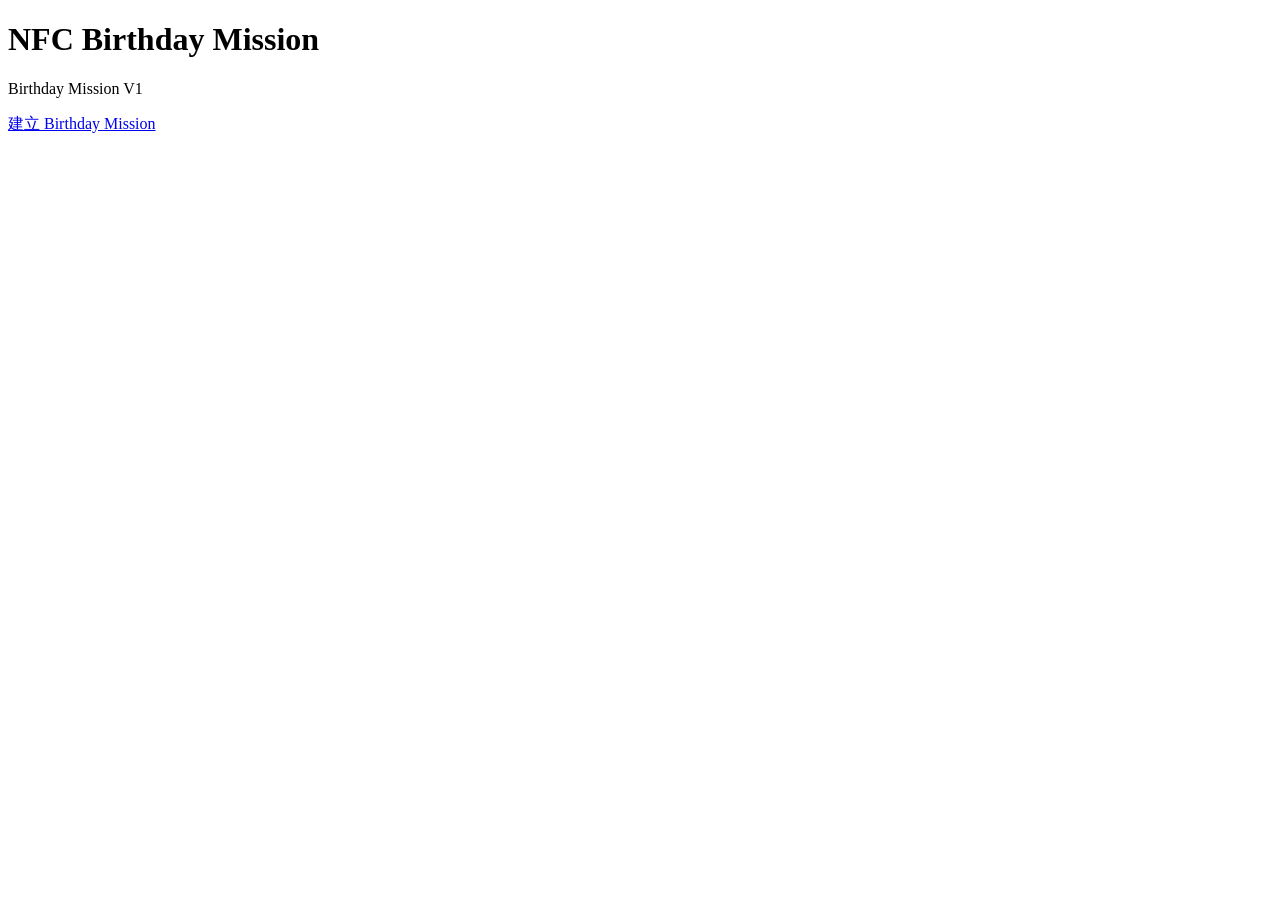
<file: index.html>
<!DOCTYPE html>
<html lang="zh-Hant">
<head>
  <meta charset="UTF-8">
  <meta
    name="viewport"
    content="width=device-width, initial-scale=1"
  >

  <title>NFC Birthday Mission</title>
</head>

<body>

  <h1>NFC Birthday Mission</h1>

  <p>Birthday Mission V1</p>

  <p>
    <a href="./setup/">
      建立 Birthday Mission
    </a>
  </p>

</body>
</html>
</file>
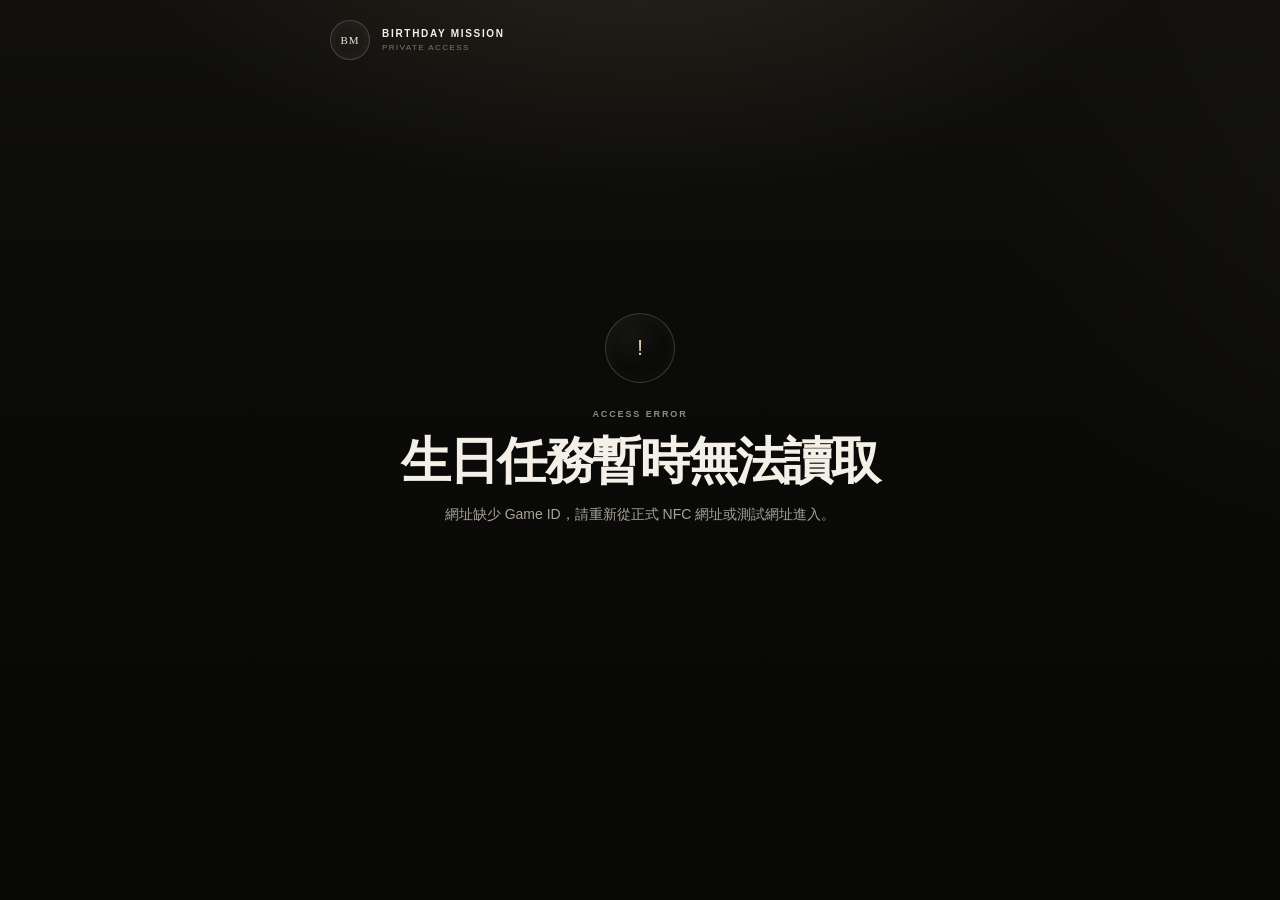
<file: play/index.html>
<!DOCTYPE html>
<html lang="zh-Hant">
<head>
  <meta charset="UTF-8">
  <meta name="viewport" content="width=device-width, initial-scale=1, viewport-fit=cover">
  <meta name="theme-color" content="#0b0b0a">
  <meta name="color-scheme" content="dark">
  <meta name="format-detection" content="telephone=no">
  <title>Birthday Mission</title>
  <link rel="stylesheet" href="../assets/css/game.css?v=phase08-04-commercial-1">
</head>
<body>

<div id="previewBanner" class="preview-banner" hidden>
  <strong>PREVIEW MODE</strong>
  <span>安全測試模式｜不影響正式遊戲進度</span>
</div>

<div id="networkBanner" class="network-banner" role="alert" hidden>
  <span class="network-dot" aria-hidden="true"></span>
  <div>
    <strong>目前沒有網路連線</strong>
    <span>請確認 Wi-Fi 或行動網路，恢復後即可繼續。</span>
  </div>
</div>

<main class="game-shell">

  <header class="game-brand">
    <div class="brand-code">BM</div>
    <div>
      <strong>BIRTHDAY MISSION</strong>
      <span>PRIVATE ACCESS</span>
    </div>
  </header>

  <div id="modeBadge" class="mode-badge" hidden>
    <div>
      <span id="modeBadgeCode">HEART MODE</span>
      <strong id="modeBadgeLabel">暖心模式</strong>
    </div>
    <small id="modeBadgeTagline">有人把想說的話，藏進了每一關。</small>
  </div>

  <section id="loadingScreen" class="screen active" aria-live="polite">
    <div class="center-screen">
      <div class="loading-ring" aria-hidden="true"></div>
      <div class="micro-label">VERIFYING ACCESS</div>
      <h1>Birthday Mission</h1>
      <p id="loadingMessage">正在確認生日任務資料…</p>
      <small id="loadingDetail" class="loading-detail">請保持網路連線，通常只需要幾秒鐘。</small>
    </div>
  </section>

  <section id="waitingScreen" class="screen">
    <div class="center-screen">
      <div class="status-icon">···</div>
      <div class="micro-label">ORDER VERIFICATION</div>
      <h1>任務準備中</h1>
      <p>Birthday Mission 已建立，目前正在等待賣家確認訂單。</p>
      <div class="info-box">訂單確認完成後，Birthday Mission 將自動開放。若賣家剛完成確認，可按下方重新檢查。</div>
      <button id="waitingRefreshBtn" class="outline-btn state-retry-btn" type="button">重新確認訂單狀態</button>
    </div>
  </section>

  <section id="disabledScreen" class="screen">
    <div class="center-screen">
      <div class="status-icon">×</div>
      <div class="micro-label">ACCESS DISABLED</div>
      <h1>此任務目前無法使用</h1>
      <p>如有疑問，請聯絡 Birthday Mission 賣家。若狀態剛被重新啟用，可重新確認一次。</p>
      <button id="disabledRefreshBtn" class="outline-btn state-retry-btn" type="button">重新確認任務狀態</button>
    </div>
  </section>

  <section id="errorScreen" class="screen">
    <div class="center-screen">
      <div class="status-icon">!</div>
      <div class="micro-label">ACCESS ERROR</div>
      <h1>生日任務暫時無法讀取</h1>
      <p id="errorMessage">請確認網址或網路連線後再試一次。</p>
      <button id="errorRetryBtn" class="main-btn state-retry-btn" type="button">重新載入生日任務</button>
    </div>
  </section>

  <section id="lockedScreen" class="screen">
    <div class="center-screen">
      <div class="micro-label">ACCESS DENIED</div>
      <div class="locked-seal">LOCKED</div>
      <h1 id="lockedTitle">抓到偷跑仔</h1>
      <p id="lockedDescription"><span id="lockedNickname"></span> 的 Birthday Mission 還沒到開放時間。</p>
      <div class="countdown">
        <div><strong id="countDays">00</strong><span>DAYS</span></div>
        <div><strong id="countHours">00</strong><span>HOURS</span></div>
        <div><strong id="countMinutes">00</strong><span>MIN</span></div>
        <div><strong id="countSeconds">00</strong><span>SEC</span></div>
      </div>
    </div>
  </section>

  <section id="readyScreen" class="screen">
    <div class="mission-intro">
      <div class="access-granted">ACCESS GRANTED</div>
      <div class="intro-line"></div>
      <div class="micro-label">PRIVATE BIRTHDAY MISSION</div>
      <h1 id="readyTitle">今天的生日禮物，好像沒有打算直接給你。</h1>
      <p id="readyDescription">有人替你準備了一場 Birthday Mission。找到所有實體任務卡，才能知道真正的生日禮物在哪裡。</p>
      <div class="ready-meta">
        <div><span>PLAYER</span><strong id="readyNickname">—</strong></div>
        <div><span>MISSIONS</span><strong id="readyMissionCount">—</strong></div>
      </div>
      <button id="startBtn" class="main-btn" type="button">啟動生日任務</button>
    </div>
  </section>

  <section id="missionScreen" class="screen">
    <div class="mission-top">
      <div>
        <div id="missionEyebrow" class="micro-label">YOUR NEXT CLUE</div>
        <h2 id="missionTitle">MISSION 01</h2>
      </div>
      <div id="missionCounter" class="mission-counter">1 / 4</div>
    </div>

    <div class="progress-track"><div id="missionProgress" class="progress-value"></div></div>

    <div class="clue-card">
      <span>CLUE</span>
      <p id="missionClue">—</p>
    </div>

    <section class="mission-action-card">
      <div class="action-heading">
        <div><span id="hintEyebrow">NEED A HINT?</span><h3 id="hintHeading">找不到 Mission Card？</h3></div>
        <div class="action-number">?</div>
      </div>
      <p id="hintDescription" class="action-description">回答一個只有你們知道的問題，答對後會得到額外提示。</p>
      <div class="hint-question"><span>QUESTION</span><p id="hintQuestion">—</p></div>
      <div class="input-action">
        <input id="hintAnswerInput" type="text" maxlength="100" autocomplete="off" autocapitalize="off" spellcheck="false" enterkeyhint="done" placeholder="輸入你的答案" aria-label="提示題答案">
        <button id="hintSubmitBtn" class="secondary-action-btn" type="button">解鎖提示</button>
      </div>
      <div id="hintFeedback" class="action-feedback" role="status" aria-live="polite" hidden></div>
      <div id="hintReveal" class="hint-reveal" hidden>
        <span>UNLOCKED HINT</span><p id="hintText">—</p>
      </div>
    </section>

    <section class="mission-action-card">
      <div class="action-heading">
        <div><span id="cardEyebrow">MISSION CARD</span><h3 id="missionCardHeading">找到實體任務卡了嗎？</h3></div>
        <div class="action-number">#</div>
      </div>
      <p id="missionCardDescription" class="action-description">輸入 Mission Card 上的 4 位數密碼，驗證成功才能進入下一關。</p>
      <div class="code-input-area">
        <input id="missionCodeInput" class="mission-code-input" type="text" inputmode="numeric" pattern="[0-9]*" maxlength="4" autocomplete="one-time-code" enterkeyhint="done" placeholder="0000" aria-label="Mission Card 四位數密碼">
        <button id="missionUnlockBtn" class="main-btn" type="button">驗證 Mission Card</button>
      </div>
      <div id="codeFeedback" class="action-feedback" role="status" aria-live="polite" hidden></div>
    </section>

    <section id="rescuePanel" class="rescue-panel">
      <div>
        <span>EMERGENCY OPTION</span>
        <strong id="rescueTitle">人道救援</strong>
        <p id="rescueDescription">如果真的完全找不到，到指定時間後可以選擇啟動救援。</p>
        <small id="rescueStatus">—</small>
      </div>
      <button id="rescueBtn" class="rescue-btn" type="button" disabled>啟動人道救援</button>
    </section>
  </section>

  <section id="allCompleteScreen" class="screen">
    <div class="center-screen">
      <div class="complete-ring">✓</div>
      <div class="micro-label">ALL MISSIONS COMPLETE</div>
      <h1 id="allCompleteTitle">你真的全部找到了。</h1>
      <p id="allCompleteDescription">所有 Birthday Mission 已經完成。現在，只剩最後一件事。</p>
      <div class="final-access-card">
        <span>FINAL ACCESS</span>
        <strong id="finalAccessTitle">最後的生日禮物已經解鎖</strong>
        <p id="finalAccessDescription">準備好之後，親手揭曉今天真正的生日驚喜。</p>
      </div>
      <button id="revealGiftBtn" class="final-reveal-btn" type="button">揭曉我的生日禮物</button>
    </div>
  </section>

  <section id="giftRevealScreen" class="screen">
    <div class="gift-reveal">
      <div class="gift-symbol">✦</div>
      <div class="micro-label">MISSION REWARD UNLOCKED</div>
      <h1 id="giftRevealTitle">找到了。</h1>
      <p id="giftRevealIntro" class="gift-intro">這就是有人一路讓你找了這麼久，最後想帶你來到的地方。</p>
      <div class="gift-location-card">
        <span>YOUR BIRTHDAY GIFT</span>
        <strong id="giftLocation">—</strong>
      </div>
      <div class="gift-blessing-card">
        <span>FOR YOU</span>
        <p id="giftBlessing">—</p>
      </div>
      <button id="normalReportBtn" class="report-open-btn" type="button">查看我的任務報告</button>
    </div>
  </section>

  <section id="rescueSuccessScreen" class="screen">
    <div class="center-screen rescue-success-content">
      <div class="micro-label">HUMANITARIAN RESCUE</div>
      <div class="rescue-seal">SOS</div>
      <h1 id="rescueSuccessTitle">好啦，救你一次。</h1>
      <p id="rescueSuccessDescription">看來 Birthday Mission 今天真的把你難住了。</p>
      <div class="gift-location-card">
        <span>YOUR BIRTHDAY GIFT</span>
        <strong id="rescueGiftLocation">—</strong>
      </div>
      <div class="gift-blessing-card">
        <span>FOR YOU</span>
        <p id="rescueBlessing">—</p>
      </div>
      <div class="rescue-tag">HUMANITARIAN RESCUE USED</div>
      <button id="rescueReportBtn" class="report-open-btn" type="button">查看我的任務報告</button>
    </div>
  </section>

  <section id="reportScreen" class="screen">
    <div class="report-page">
      <div class="micro-label">MISSION REPORT</div>
      <h1 id="reportTitle">你的生日任務報告</h1>
      <p id="reportIntro" class="report-intro">今天這場 Birthday Mission，留下了一些紀錄。</p>

      <div id="reportModeBadge" class="report-mode-badge">MISSION COMPLETE</div>

      <div class="report-grid">
        <article class="report-stat"><span>MISSIONS</span><strong id="reportMissions">—</strong><small>完成任務</small></article>
        <article class="report-stat"><span>TIME</span><strong id="reportTime">—</strong><small>破關時間</small></article>
        <article class="report-stat"><span>EARLY PEEK</span><strong id="reportPeek">—</strong><small>偷跑次數</small></article>
        <article class="report-stat"><span>HINTS</span><strong id="reportHints">—</strong><small>使用提示</small></article>
        <article class="report-stat"><span>WRONG ANSWER</span><strong id="reportWrong">—</strong><small>提示答錯</small></article>
        <article class="report-stat"><span>WRONG CODE</span><strong id="reportCodeWrong">—</strong><small>密碼輸錯</small></article>
      </div>

      <div id="previewReportNote" class="preview-report-note" hidden>
        Preview Mode 不會寫入正式遊戲紀錄，因此次數與時間僅顯示測試狀態。
      </div>

      <button id="unlockCardBtn" class="final-reveal-btn" type="button">收下這張生日卡</button>
      <button id="previewCardBtn" class="main-btn" type="button" hidden>預覽永久生日卡</button>
    </div>
  </section>

  <section id="previewCompleteScreen" class="screen">
    <div class="center-screen">
      <div class="complete-ring">✓</div>
      <div class="micro-label">PREVIEW COMPLETE</div>
      <h1>Mission 測試完成</h1>
      <p>所有線索、提示與 Mission Card 密碼驗證都可以正常運作。</p>
      <div class="preview-final-box">
        <strong>FINAL GIFT TEST</strong>
        <p>可以繼續測試「禮物揭曉」流程，但系統不會傳送真正的禮物位置。</p>
      </div>
      <button id="previewRevealBtn" class="main-btn" type="button">測試禮物揭曉</button>
      <button id="restartPreviewBtn" class="text-restart-btn" type="button">重新開始安全測試</button>
    </div>
  </section>

  <section id="previewGiftScreen" class="screen">
    <div class="center-screen">
      <div class="complete-ring">✓</div>
      <div class="micro-label">PREVIEW MODE</div>
      <h1>禮物揭曉功能正常</h1>
      <p>正式 Birthday Mission 在完成所有任務後，會於這個階段揭曉真正的生日禮物位置。</p>
      <div class="preview-protected-card">
        <span>PROTECTED CONTENT</span>
        <strong>真正禮物位置已隱藏</strong>
        <p>Preview Mode 不會把最終生日禮物位置傳送到購買人的瀏覽器。</p>
      </div>
      <button id="previewReportBtn" class="main-btn" type="button">測試任務報告</button>
      <button id="previewGiftRestartBtn" class="text-restart-btn" type="button">重新開始安全測試</button>
    </div>
  </section>

  <section id="birthdayCardScreen" class="screen">
    <div class="permanent-card-page">
      <div class="card-page-label">PERMANENT BIRTHDAY CARD</div>

      <article id="birthdayCard" class="birthday-card template-black">
        <div class="birthday-card-topline">
          <span>BIRTHDAY MEMORY</span>
          <span id="cardDate">—</span>
        </div>

        <div id="cardPhotoWrap" class="birthday-card-photo">
          <img id="cardPhoto" alt="Birthday Memory">
        </div>

        <div class="birthday-card-copy">
          <span id="cardSubtitle" class="birthday-card-subtitle">—</span>
          <h1 id="cardTitle">HAPPY BIRTHDAY</h1>
          <p id="cardMessage">—</p>
          <div class="birthday-card-signature">
            <span>FROM</span>
            <strong id="cardSignature">—</strong>
          </div>
        </div>
      </article>

      <div class="permanent-note">
        <strong id="permanentCardHeading">這張生日卡已永久解鎖</strong>
        <p id="permanentCardText">以後再次感應同一張 NFC，就會直接回到這張生日卡。</p>
      </div>

      <button id="previewCardRestartBtn" class="outline-btn" type="button" hidden>重新開始安全測試</button>
    </div>
  </section>

</main>


<div id="ceremonyOverlay" class="ceremony-overlay" aria-hidden="true">
  <div class="ceremony-core">
    <span id="ceremonyKicker" class="ceremony-kicker">ACCESS VERIFIED</span>
    <div class="ceremony-mark" aria-hidden="true"><i></i></div>
    <strong id="ceremonyTitle" class="ceremony-title">MISSION COMPLETE</strong>
    <span id="ceremonySubtitle" class="ceremony-subtitle">NEXT SIGNAL ACQUIRED</span>
  </div>
</div>

<div id="toast" class="toast" role="status" aria-live="polite"></div>

<script src="../assets/js/config.js"></script>
<script src="../assets/js/game.js?v=phase08-04-commercial-1"></script>
</body>
</html>
</file>
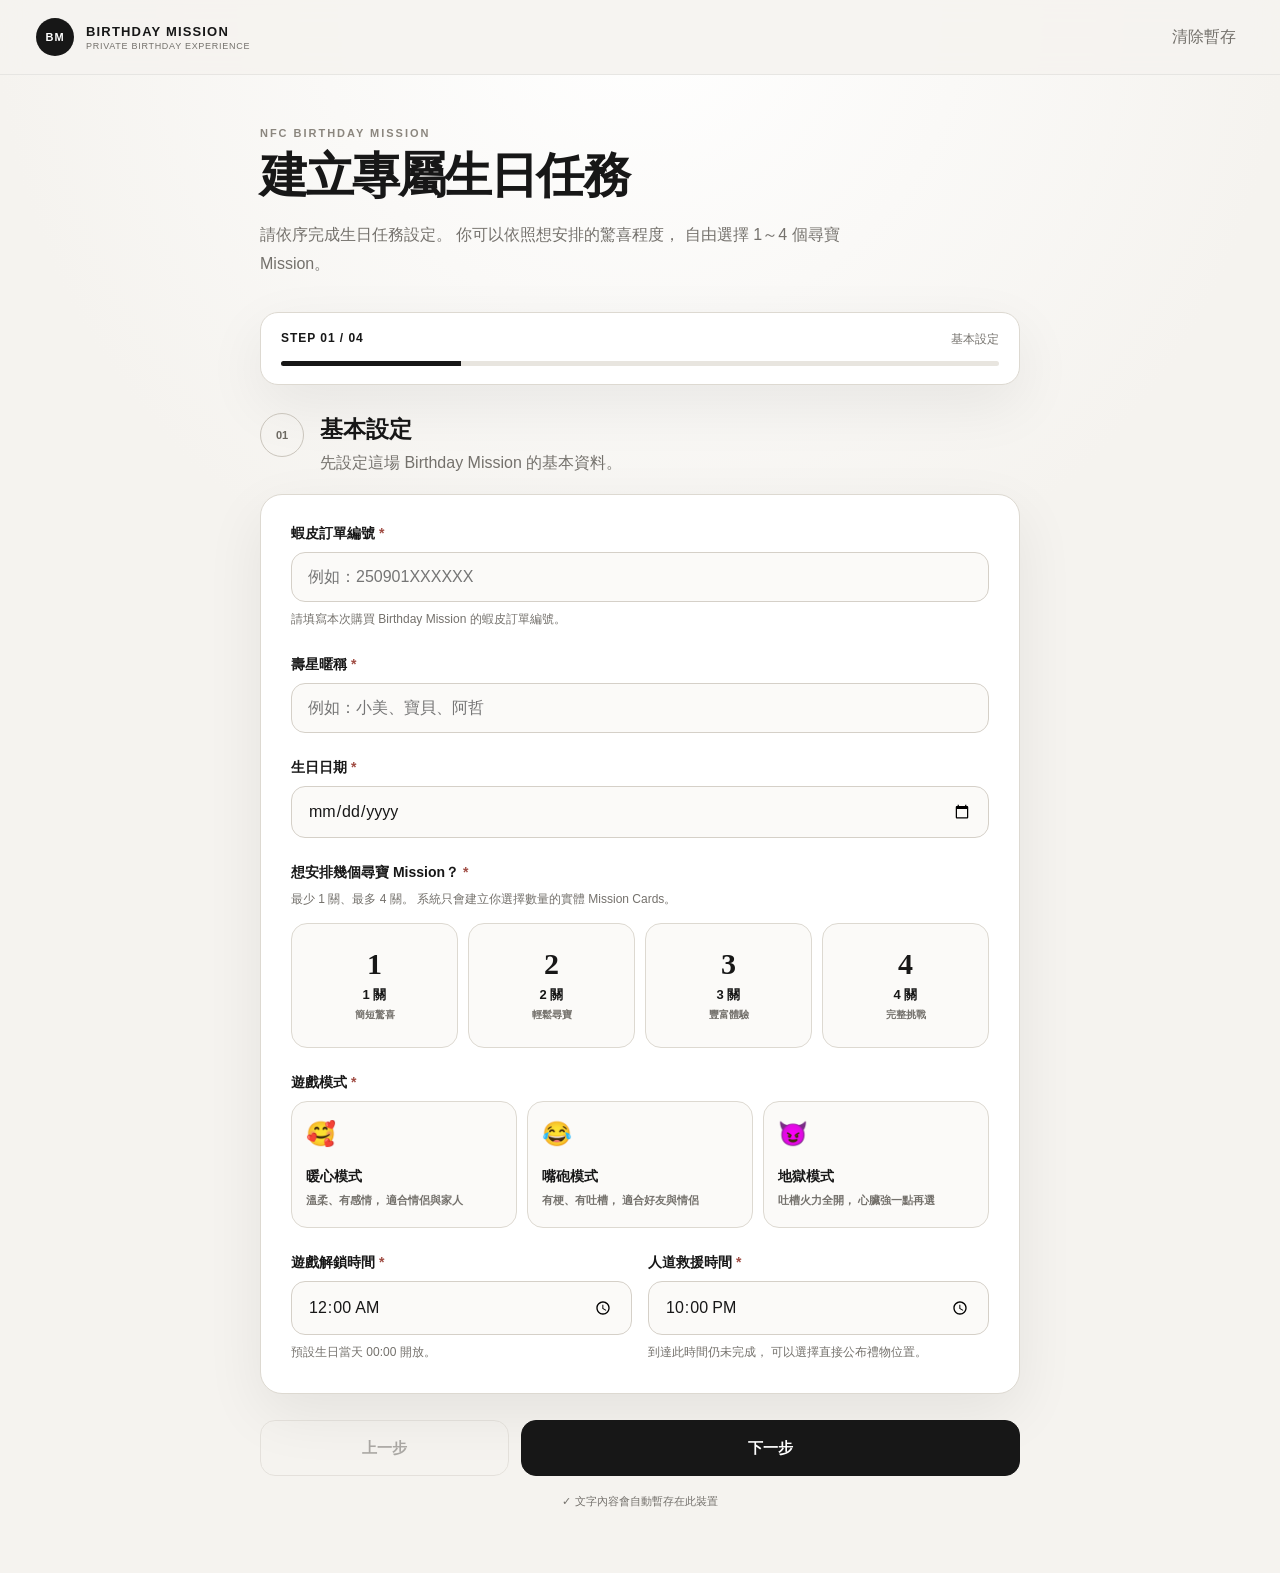
<file: setup/index.html>
<!DOCTYPE html>
<html lang="zh-Hant">

<head>

  <meta charset="UTF-8">

  <meta
    name="viewport"
    content="width=device-width, initial-scale=1"
  >

  <meta
    name="theme-color"
    content="#111111"
  >

  <title>建立 Birthday Mission</title>

  <link
    rel="stylesheet"
    href="../assets/css/setup.css"
  >

</head>


<body>

<header class="topbar">

  <div class="brand">

    <span class="brand-mark">
      BM
    </span>

    <div>

      <div class="brand-name">
        BIRTHDAY MISSION
      </div>

      <div class="brand-sub">
        PRIVATE BIRTHDAY EXPERIENCE
      </div>

    </div>

  </div>


  <button
    id="clearDraftBtn"
    class="text-btn"
    type="button"
  >
    清除暫存
  </button>

</header>


<main class="shell">

  <!-- HERO -->

  <section class="hero">

    <div class="eyebrow">
      NFC BIRTHDAY MISSION
    </div>

    <h1>
      建立專屬生日任務
    </h1>

    <p>
      請依序完成生日任務設定。
      你可以依照想安排的驚喜程度，
      自由選擇 1～4 個尋寶 Mission。
    </p>

  </section>


  <!-- PROGRESS -->

  <section class="progress-box">

    <div class="progress-top">

      <span id="stepLabel">
        STEP 01 / 04
      </span>

      <span id="stepName">
        基本設定
      </span>

    </div>


    <div class="progress-track">

      <div
        id="progressBar"
        class="progress-bar"
      ></div>

    </div>

  </section>


  <form
    id="missionForm"
    novalidate
  >


    <!-- ===================================
         STEP 01
         =================================== -->

    <section
      class="form-step active"
      data-step="1"
    >

      <div class="section-heading">

        <span class="section-number">
          01
        </span>

        <div>

          <h2>
            基本設定
          </h2>

          <p>
            先設定這場 Birthday Mission
            的基本資料。
          </p>

        </div>

      </div>


      <div class="form-card">


        <!-- 訂單 -->

        <div class="field">

          <label for="orderNo">
            蝦皮訂單編號
            <span>*</span>
          </label>

          <input
            id="orderNo"
            name="orderNo"
            type="text"
            autocomplete="off"
            placeholder="例如：250901XXXXXX"
            required
          >

          <div class="help">
            請填寫本次購買 Birthday Mission
            的蝦皮訂單編號。
          </div>

        </div>


        <!-- 壽星 -->

        <div class="field">

          <label for="nickname">
            壽星暱稱
            <span>*</span>
          </label>

          <input
            id="nickname"
            name="nickname"
            type="text"
            maxlength="30"
            autocomplete="off"
            placeholder="例如：小美、寶貝、阿哲"
            required
          >

        </div>


        <!-- 生日 -->

        <div class="field">

          <label for="birthdayDate">
            生日日期
            <span>*</span>
          </label>

          <input
            id="birthdayDate"
            name="birthdayDate"
            type="date"
            required
          >

        </div>


        <!-- 任務數量 -->

        <div class="field">

          <label>
            想安排幾個尋寶 Mission？
            <span>*</span>
          </label>

          <div class="help mission-count-help">
            最少 1 關、最多 4 關。
            系統只會建立你選擇數量的實體 Mission Cards。
          </div>


          <div class="count-grid">


            <label class="count-card">

              <input
                type="radio"
                name="missionCount"
                value="1"
                required
              >

              <div class="count-content">

                <div class="count-number">
                  1
                </div>

                <strong>
                  1 關
                </strong>

                <small>
                  簡短驚喜
                </small>

              </div>

            </label>


            <label class="count-card">

              <input
                type="radio"
                name="missionCount"
                value="2"
              >

              <div class="count-content">

                <div class="count-number">
                  2
                </div>

                <strong>
                  2 關
                </strong>

                <small>
                  輕鬆尋寶
                </small>

              </div>

            </label>


            <label class="count-card">

              <input
                type="radio"
                name="missionCount"
                value="3"
              >

              <div class="count-content">

                <div class="count-number">
                  3
                </div>

                <strong>
                  3 關
                </strong>

                <small>
                  豐富體驗
                </small>

              </div>

            </label>


            <label class="count-card">

              <input
                type="radio"
                name="missionCount"
                value="4"
              >

              <div class="count-content">

                <div class="count-number">
                  4
                </div>

                <strong>
                  4 關
                </strong>

                <small>
                  完整挑戰
                </small>

              </div>

            </label>


          </div>

        </div>


        <!-- 模式 -->

        <div class="field">

          <label>
            遊戲模式
            <span>*</span>
          </label>


          <div class="choice-grid">


            <label class="choice-card">

              <input
                type="radio"
                name="gameMode"
                value="暖心模式"
                required
              >

              <div class="choice-content">

                <div class="choice-icon">
                  🥰
                </div>

                <strong>
                  暖心模式
                </strong>

                <small>
                  溫柔、有感情，
                  適合情侶與家人
                </small>

              </div>

            </label>


            <label class="choice-card">

              <input
                type="radio"
                name="gameMode"
                value="嘴砲模式"
              >

              <div class="choice-content">

                <div class="choice-icon">
                  😂
                </div>

                <strong>
                  嘴砲模式
                </strong>

                <small>
                  有梗、有吐槽，
                  適合好友與情侶
                </small>

              </div>

            </label>


            <label class="choice-card">

              <input
                type="radio"
                name="gameMode"
                value="地獄模式"
              >

              <div class="choice-content">

                <div class="choice-icon">
                  😈
                </div>

                <strong>
                  地獄模式
                </strong>

                <small>
                  吐槽火力全開，
                  心臟強一點再選
                </small>

              </div>

            </label>


          </div>

        </div>


        <!-- 時間 -->

        <div class="time-grid">


          <div class="field">

            <label for="unlockTime">
              遊戲解鎖時間
              <span>*</span>
            </label>

            <input
              id="unlockTime"
              name="unlockTime"
              type="time"
              value="00:00"
              required
            >

            <div class="help">
              預設生日當天 00:00 開放。
            </div>

          </div>


          <div class="field">

            <label for="rescueTime">
              人道救援時間
              <span>*</span>
            </label>

            <input
              id="rescueTime"
              name="rescueTime"
              type="time"
              value="22:00"
              required
            >

            <div class="help">
              到達此時間仍未完成，
              可以選擇直接公布禮物位置。
            </div>

          </div>


        </div>

      </div>

    </section>



    <!-- ===================================
         STEP 02
         =================================== -->

    <section
      class="form-step"
      data-step="2"
    >

      <div class="section-heading">

        <span class="section-number">
          02
        </span>

        <div>

          <h2 id="missionStepTitle">
            設定 Mission
          </h2>

          <p>
            每一關都會搭配一張實體 Mission Card。
          </p>

        </div>

      </div>


      <div
        id="missionsContainer"
        class="missions"
      ></div>

    </section>



    <!-- ===================================
         STEP 03
         =================================== -->

    <section
      class="form-step"
      data-step="3"
    >

      <div class="section-heading">

        <span class="section-number">
          03
        </span>

        <div>

          <h2>
            最終生日禮物
          </h2>

          <p>
            完成所有 Mission 後，
            壽星才會看到這裡的內容。
          </p>

        </div>

      </div>


      <div class="form-card">


        <div class="field">

          <label for="giftLocation">
            最終禮物位置
            <span>*</span>
          </label>

          <textarea
            id="giftLocation"
            name="giftLocation"
            rows="4"
            maxlength="300"
            placeholder="例如：衣櫃最上層的黑色袋子裡。"
            required
          ></textarea>

          <div class="help">
            此位置在正常破關或啟動人道救援前，
            不會顯示給壽星。
          </div>

        </div>


        <div class="field">

          <label for="completionBlessing">
            破關祝福
            <span>*</span>
          </label>

          <textarea
            id="completionBlessing"
            name="completionBlessing"
            rows="6"
            maxlength="800"
            placeholder="例如：你真的找到啦 ❤️ 希望今天除了收到禮物，也多了一段值得記住的回憶。"
            required
          ></textarea>

          <div class="help">
            這段文字會在找到最終生日禮物時顯示。
          </div>

        </div>


      </div>

    </section>



    <!-- ===================================
         STEP 04
         =================================== -->

    <section
      class="form-step"
      data-step="4"
    >

      <div class="section-heading">

        <span class="section-number">
          04
        </span>

        <div>

          <h2>
            永久電子生日卡
          </h2>

          <p>
            遊戲完成後，
            同一張 NFC 將永久變成這張生日卡。
          </p>

        </div>

      </div>


      <div class="form-card">


        <div class="field">

          <label for="cardTitle">
            卡片標題
            <span>*</span>
          </label>

          <input
            id="cardTitle"
            name="cardTitle"
            type="text"
            value="HAPPY BIRTHDAY"
            maxlength="60"
            required
          >

        </div>


        <div class="field">

          <label for="cardSubtitle">
            卡片副標題
            <span>*</span>
          </label>

          <input
            id="cardSubtitle"
            name="cardSubtitle"
            type="text"
            placeholder="例如：給最特別的妳"
            maxlength="80"
            required
          >

        </div>


        <div class="field">

          <label for="cardMessage">
            生日祝福
            <span>*</span>
          </label>

          <textarea
            id="cardMessage"
            name="cardMessage"
            rows="8"
            maxlength="1500"
            placeholder="寫下一段想永久留給壽星的話……"
            required
          ></textarea>

        </div>


        <div class="field">

          <label for="cardSignature">
            署名
            <span>*</span>
          </label>

          <input
            id="cardSignature"
            name="cardSignature"
            type="text"
            placeholder="例如：FROM JAY"
            maxlength="80"
            required
          >

        </div>


        <!-- PHOTO -->

        <div class="field">

          <label for="cardPhoto">
            生日卡照片
            <span>*</span>
          </label>


          <label
            class="upload-box"
            for="cardPhoto"
          >

            <input
              id="cardPhoto"
              name="cardPhoto"
              type="file"
              accept="image/jpeg,image/png,image/webp"
              required
            >


            <div
              id="uploadEmpty"
              class="upload-empty"
            >

              <div class="upload-icon">
                ＋
              </div>

              <strong>
                選擇一張照片
              </strong>

              <span>
                JPG / PNG / WEBP
              </span>

            </div>


            <img
              id="photoPreview"
              class="photo-preview"
              alt="生日卡照片預覽"
              hidden
            >

          </label>


          <div class="help">
            建議使用清楚原始照片。
            現階段先做預覽，
            正式上傳會在 Phase 03-D 串接。
          </div>

        </div>


        <!-- TEMPLATE -->

        <div class="field">

          <label>
            生日卡模板
            <span>*</span>
          </label>


          <div class="template-grid">


            <label class="template-card">

              <input
                type="radio"
                name="cardTemplate"
                value="精品黑"
                required
              >

              <div
                class="template-preview template-dark"
              >
                HAPPY
                <span>
                  BIRTHDAY
                </span>
              </div>

              <strong>
                精品黑
              </strong>

            </label>


            <label class="template-card">

              <input
                type="radio"
                name="cardTemplate"
                value="奶油白"
              >

              <div
                class="template-preview template-cream"
              >
                HAPPY
                <span>
                  BIRTHDAY
                </span>
              </div>

              <strong>
                奶油白
              </strong>

            </label>


            <label class="template-card">

              <input
                type="radio"
                name="cardTemplate"
                value="浪漫暖色"
              >

              <div
                class="template-preview template-warm"
              >
                HAPPY
                <span>
                  BIRTHDAY
                </span>
              </div>

              <strong>
                浪漫暖色
              </strong>

            </label>


          </div>

        </div>


      </div>

    </section>


  </form>


  <!-- NAV -->

  <div class="form-nav">

    <button
      id="backBtn"
      class="secondary-btn"
      type="button"
    >
      上一步
    </button>


    <button
      id="nextBtn"
      class="primary-btn"
      type="button"
    >
      下一步
    </button>

  </div>


  <div class="autosave-note">
    ✓ 文字內容會自動暫存在此裝置
  </div>

  <!-- ===================================
     FINAL CONFIRMATION
     =================================== -->

<section
  id="confirmationPage"
  class="confirmation-page"
  hidden
>

  <div class="confirmation-hero">

    <div class="eyebrow">
      FINAL CONFIRMATION
    </div>

    <h2>
      最後確認
    </h2>

    <p>
      Birthday Mission 建立後將進入製作流程。
      請再次確認以下內容是否正確。
    </p>

  </div>


  <!-- 基本設定 -->

  <section class="confirm-section">

    <div class="confirm-heading">

      <span>
        01
      </span>

      <div>

        <h3>
          基本設定
        </h3>

        <p>
          Birthday Mission 基本資料
        </p>

      </div>

    </div>


    <div
      id="confirmBasic"
      class="confirm-card"
    ></div>

  </section>


  <!-- Missions -->

  <section class="confirm-section">

    <div class="confirm-heading">

      <span>
        02
      </span>

      <div>

        <h3>
          Mission 設定
        </h3>

        <p id="confirmMissionSubtitle">
          尋寶任務內容
        </p>

      </div>

    </div>


    <div
      id="confirmMissions"
      class="confirm-missions"
    ></div>

  </section>


  <!-- Gift -->

  <section class="confirm-section">

    <div class="confirm-heading">

      <span>
        03
      </span>

      <div>

        <h3>
          最終生日禮物
        </h3>

        <p>
          完成 Mission 後才會公開
        </p>

      </div>

    </div>


    <div
      id="confirmGift"
      class="confirm-card"
    ></div>

  </section>


  <!-- Birthday Card -->

  <section class="confirm-section">

    <div class="confirm-heading">

      <span>
        04
      </span>

      <div>

        <h3>
          永久電子生日卡
        </h3>

        <p>
          遊戲完成後永久保留
        </p>

      </div>

    </div>


    <div
      id="confirmCard"
      class="confirm-card"
    ></div>

  </section>


  <!-- Warning -->

  <div class="final-warning">

    <strong>
      送出前請特別確認
    </strong>

    <p>
      資料確認送出後即進入製作流程，
      將無法自行修改。
      如需異動請透過蝦皮聊聊聯絡。
    </p>

  </div>


  <!-- Agreement -->

  <label class="confirm-agreement">

    <input
      id="finalAgreement"
      type="checkbox"
    >

    <span>
      我已確認以上 Birthday Mission
      資料內容正確。
    </span>

  </label>


  <!-- Buttons -->

  <div class="confirm-actions">

    <button
      id="editDataBtn"
      class="secondary-btn"
      type="button"
    >
      返回修改
    </button>


    <button
      id="confirmCreateBtn"
      class="primary-btn"
      type="button"
      disabled
    >
      確認建立 Birthday Mission
    </button>

  </div>


  <div class="confirm-note">
    Phase 03-C 目前只做確認畫面，
    下一階段才會正式送入系統。
  </div>

</section>

  <!-- ===================================
     CREATION SUCCESS
     =================================== -->

<section
  id="creationSuccessPage"
  class="creation-success"
  hidden
>

  <div class="success-icon">
    ✓
  </div>


  <div class="eyebrow">
    MISSION CREATED
  </div>


  <h2>
    Birthday Mission<br>
    建立完成
  </h2>


  <p class="success-intro">
    你的 Birthday Mission 資料已成功送出。
    請保留以下 Game ID、測試網址與 Mission Cards 密碼。
  </p>


  <!-- STATUS -->

  <div class="order-status-box">

    <div class="order-status-dot"></div>

    <div>

      <strong>
        等待賣家確認訂單
      </strong>

      <p>
        賣家核對蝦皮訂單完成後，
        測試模式與正式 NFC Birthday Mission 才會啟用。
      </p>

    </div>

  </div>


  <!-- GAME INFO -->

  <div class="success-card">

    <div class="success-label">
      GAME ID
    </div>

    <div
      id="successGameId"
      class="success-game-id"
    ></div>


    <div
      class="success-label success-url-label"
    >
      NFC 專屬網址・測試版
    </div>


    <div
      id="successGameUrl"
      class="success-url"
    ></div>


    <div class="preview-note">

      <strong>
        PREVIEW MODE｜安全測試網址
      </strong>

      <p>
        訂單確認啟用後，
        可供購買人與賣家測試 Birthday Mission。
        測試模式不會影響正式遊戲進度，
        且不會公開真正的最終禮物位置。
      </p>

    </div>


    <button
      id="copyGameUrlBtn"
      class="copy-btn"
      type="button"
    >
      複製測試網址
    </button>

  </div>


  <!-- MISSION PASSWORDS -->

  <div class="success-section-title">

    <span>
      MISSION PASSWORDS
    </span>

    <strong>
      Mission Cards 密碼
    </strong>

  </div>


  <div
    id="successMissionCards"
    class="success-missions"
  ></div>


  <!-- WARNING -->

  <div class="success-warning">

    <strong>
      請勿將 Mission 密碼提供給壽星
    </strong>

    <p>
      Mission 密碼是實體任務卡的一部分。
      正式遊戲請讓壽星透過實體 NFC 卡開始。
    </p>

  </div>


  <!-- FOOTER -->

  <div class="success-footer">

    <strong>
      Mission Cards 已成功送出
    </strong>

    <p>
      資料已進入製作流程，如需修改請透過蝦皮聊聊聯絡。
    </p>

  </div>

</section>

</main>


<div
  id="toast"
  class="toast"
  role="status"
  aria-live="polite"
></div>


<script src="../assets/js/config.js"></script>
<script src="../assets/js/setup.js"></script>

</body>

</html>
</file>
<file: assets/css/game.css>
:root {
  --bg: #0b0b0a;
  --bg-deep: #070706;
  --surface: rgba(24, 23, 21, .78);
  --surface-solid: #171614;
  --surface-2: #1e1c19;
  --surface-soft: rgba(255,255,255,.035);
  --text: #f4f0e8;
  --muted: #aaa397;
  --muted-2: #7e786f;
  --line: rgba(244,240,232,.115);
  --line-strong: rgba(244,240,232,.20);
  --cream: #eee4d2;
  --cream-2: #d8c8ae;
  --gold: #cfb784;
  --gold-soft: rgba(207,183,132,.14);
  --mode-accent: #cfb784;
  --mode-accent-2: #eee4d2;
  --mode-soft: rgba(207,183,132,.14);
  --mode-glow: rgba(207,183,132,.20);
  --danger: #d9a4a0;
  --success: #b9d3b7;
  --radius-xl: 28px;
  --radius-lg: 21px;
  --radius-md: 15px;
  --shadow-card: 0 28px 80px rgba(0,0,0,.30);
  --shadow-soft: 0 12px 44px rgba(0,0,0,.22);
}

* { box-sizing: border-box; }
[hidden] { display: none !important; }
html {
  min-width: 320px;
  background: var(--bg-deep);
  -webkit-text-size-adjust: 100%;
  text-rendering: optimizeLegibility;
}

body {
  margin: 0;
  min-width: 320px;
  min-height: 100svh;
  color: var(--text);
  background:
    radial-gradient(900px 480px at 50% -80px, rgba(196,166,111,.13), transparent 58%),
    radial-gradient(700px 600px at 110% 25%, rgba(123,104,77,.07), transparent 58%),
    linear-gradient(180deg, #11100e 0%, var(--bg) 32%, var(--bg-deep) 100%);
  font-family: -apple-system, BlinkMacSystemFont, "Segoe UI", "Noto Sans TC", "PingFang TC", sans-serif;
  overflow-x: hidden;
}

body::before {
  content: "";
  position: fixed;
  inset: 0;
  z-index: -1;
  pointer-events: none;
  opacity: .20;
  background-image:
    linear-gradient(rgba(255,255,255,.018) 1px, transparent 1px),
    linear-gradient(90deg, rgba(255,255,255,.012) 1px, transparent 1px);
  background-size: 32px 32px;
  mask-image: linear-gradient(to bottom, rgba(0,0,0,.65), transparent 70%);
}

button,
input { font: inherit; }
button {
  -webkit-tap-highlight-color: transparent;
  touch-action: manipulation;
}
button,
input { border: 0; }

.preview-banner {
  position: sticky;
  top: 0;
  z-index: 80;
  padding: calc(9px + env(safe-area-inset-top)) 14px 9px;
  text-align: center;
  background: #d8b765;
  color: #17130d;
  box-shadow: 0 6px 28px rgba(0,0,0,.18);
  font-size: 10px;
  line-height: 1.45;
}
.preview-banner strong {
  margin-right: 7px;
  letter-spacing: .15em;
}
.preview-banner span { opacity: .82; }

.game-shell {
  width: min(calc(100% - 32px), 620px);
  margin: 0 auto;
  padding: calc(20px + env(safe-area-inset-top)) 0 calc(68px + env(safe-area-inset-bottom));
}
.preview-banner:not([hidden]) ~ .game-shell { padding-top: 18px; }

.game-brand {
  display: flex;
  align-items: center;
  gap: 12px;
  margin-bottom: clamp(34px, 8vw, 54px);
  user-select: none;
}
.brand-code {
  width: 40px;
  height: 40px;
  flex: 0 0 auto;
  display: grid;
  place-items: center;
  border: 1px solid var(--line-strong);
  border-radius: 50%;
  color: var(--cream);
  background: rgba(255,255,255,.025);
  box-shadow: inset 0 0 0 5px rgba(255,255,255,.012);
  font-family: Georgia, "Times New Roman", serif;
  font-size: 11px;
  letter-spacing: .08em;
}
.game-brand strong {
  display: block;
  font-size: 10px;
  letter-spacing: .17em;
  font-weight: 700;
}
.game-brand span {
  display: block;
  margin-top: 4px;
  color: var(--muted-2);
  font-size: 8px;
  letter-spacing: .18em;
}

.screen { display: none; }
.screen.active {
  display: block;
  animation: screenEnter .42s cubic-bezier(.22,.72,.3,1);
}
@keyframes screenEnter {
  from { opacity: 0; transform: translateY(9px); }
  to { opacity: 1; transform: translateY(0); }
}

.center-screen {
  min-height: min(68svh, 720px);
  display: flex;
  flex-direction: column;
  align-items: center;
  justify-content: center;
  text-align: center;
}
.micro-label {
  color: #91897d;
  font-size: 9px;
  font-weight: 700;
  letter-spacing: .21em;
  text-transform: uppercase;
}
.center-screen h1 {
  max-width: 560px;
  margin: 15px 0 13px;
  font-size: clamp(32px, 9vw, 50px);
  line-height: 1.08;
  letter-spacing: -.045em;
  font-weight: 650;
}
.center-screen > p {
  max-width: 440px;
  margin: 0;
  color: var(--muted);
  font-size: 14px;
  line-height: 1.9;
}

.loading-ring {
  width: 44px;
  height: 44px;
  margin-bottom: 26px;
  border: 1px solid rgba(255,255,255,.13);
  border-top-color: var(--cream);
  border-right-color: rgba(238,228,210,.48);
  border-radius: 50%;
  animation: spin .82s linear infinite;
  box-shadow: 0 0 36px rgba(209,183,132,.06);
}
@keyframes spin { to { transform: rotate(360deg); } }

.status-icon,
.locked-seal,
.rescue-seal {
  width: 70px;
  height: 70px;
  display: grid;
  place-items: center;
  margin-bottom: 26px;
  border: 1px solid var(--line-strong);
  border-radius: 50%;
  color: var(--cream-2);
  background: radial-gradient(circle at 35% 28%, rgba(255,255,255,.045), transparent 58%);
  box-shadow: inset 0 0 0 6px rgba(255,255,255,.012);
}
.status-icon { font-size: 22px; }
.locked-seal,
.rescue-seal {
  margin-top: 20px;
  font-size: 8px;
  font-weight: 800;
  letter-spacing: .15em;
}
.info-box {
  width: 100%;
  margin-top: 28px;
  padding: 17px 18px;
  border: 1px solid var(--line);
  border-radius: var(--radius-md);
  background: rgba(255,255,255,.018);
  color: var(--muted);
  font-size: 12px;
  line-height: 1.75;
}

.countdown {
  width: 100%;
  display: grid;
  grid-template-columns: repeat(4, minmax(0,1fr));
  gap: 8px;
  margin-top: 36px;
}
.countdown > div {
  min-width: 0;
  padding: 20px 4px 17px;
  border: 1px solid var(--line);
  border-radius: 17px;
  background: linear-gradient(180deg, rgba(255,255,255,.035), rgba(255,255,255,.012));
  box-shadow: var(--shadow-soft);
}
.countdown strong {
  display: block;
  font-size: clamp(22px, 7vw, 33px);
  line-height: 1;
  font-weight: 450;
  font-variant-numeric: tabular-nums;
  letter-spacing: -.03em;
}
.countdown span {
  display: block;
  margin-top: 9px;
  color: var(--muted-2);
  font-size: 7px;
  letter-spacing: .16em;
}

.access-granted {
  display: inline-flex;
  align-items: center;
  gap: 8px;
  padding: 8px 12px;
  border: 1px solid rgba(207,183,132,.42);
  border-radius: 999px;
  color: #ddc797;
  background: rgba(207,183,132,.045);
  font-size: 8px;
  font-weight: 750;
  letter-spacing: .18em;
}
.access-granted::before {
  content: "";
  width: 5px;
  height: 5px;
  border-radius: 50%;
  background: #d8bf88;
  box-shadow: 0 0 10px rgba(216,191,136,.55);
}
.intro-line {
  width: 1px;
  height: 54px;
  margin: 18px 0;
  background: linear-gradient(transparent, rgba(238,228,210,.45), transparent);
}
.mission-intro h1 {
  max-width: 580px;
  margin: 15px 0 18px;
  font-size: clamp(36px, 9.5vw, 56px);
  line-height: 1.16;
  letter-spacing: -.052em;
  font-weight: 620;
}
.mission-intro > p {
  margin: 0;
  color: var(--muted);
  font-size: 14px;
  line-height: 1.95;
}
.ready-meta {
  display: grid;
  grid-template-columns: repeat(2,minmax(0,1fr));
  margin: 36px 0 24px;
  border-top: 1px solid var(--line);
  border-bottom: 1px solid var(--line);
}
.ready-meta > div { min-width: 0; padding: 18px 14px; }
.ready-meta > div + div { border-left: 1px solid var(--line); }
.ready-meta span {
  display: block;
  color: var(--muted-2);
  font-size: 8px;
  letter-spacing: .17em;
}
.ready-meta strong {
  display: block;
  margin-top: 8px;
  overflow: hidden;
  text-overflow: ellipsis;
  font-size: 15px;
  white-space: nowrap;
}

.main-btn,
.outline-btn,
.final-reveal-btn,
.report-open-btn,
.secondary-action-btn,
.rescue-btn {
  min-height: 56px;
  border-radius: 15px;
  font-weight: 720;
  cursor: pointer;
  transition: transform .16s ease, opacity .16s ease, background .16s ease, border-color .16s ease, box-shadow .16s ease;
}
.main-btn,
.outline-btn,
.final-reveal-btn,
.report-open-btn { width: 100%; font-size: 14px; }
.main-btn {
  border: 1px solid var(--cream);
  background: linear-gradient(180deg, #f0e7d7, #e1d3bd);
  color: #171410;
  box-shadow: 0 14px 38px rgba(0,0,0,.15);
}
.outline-btn,
.report-open-btn {
  border: 1px solid var(--line-strong);
  background: rgba(255,255,255,.016);
  color: var(--cream);
}
.final-reveal-btn {
  margin-top: 18px;
  border: 1px solid #e2cda3;
  background: linear-gradient(135deg, #f0e4ca 0%, #d8bc83 100%);
  color: #19150f;
  box-shadow: 0 18px 55px rgba(187,151,82,.15);
}
.report-open-btn { margin-top: 18px; }
.secondary-action-btn {
  min-height: 54px;
  padding: 0 18px;
  border: 1px solid rgba(238,228,210,.68);
  background: transparent;
  color: var(--cream);
  font-size: 12px;
}
.rescue-btn {
  min-height: 46px;
  padding: 0 15px;
  border: 1px solid var(--line-strong);
  background: transparent;
  color: var(--text);
  font-size: 11px;
}
button:not(:disabled):active { transform: translateY(1px) scale(.992); }
button:disabled { opacity: .34; cursor: not-allowed; }

.mission-top {
  display: flex;
  align-items: flex-end;
  justify-content: space-between;
  gap: 16px;
}
.mission-top h2 {
  margin: 8px 0 0;
  font-size: clamp(34px, 9.5vw, 49px);
  line-height: 1;
  letter-spacing: -.052em;
  font-weight: 620;
}
.mission-counter {
  flex: 0 0 auto;
  padding: 7px 9px;
  border: 1px solid var(--line);
  border-radius: 999px;
  color: #aca397;
  font-size: 10px;
  font-variant-numeric: tabular-nums;
}
.progress-track {
  height: 2px;
  margin: 23px 0 30px;
  overflow: hidden;
  background: rgba(255,255,255,.09);
  border-radius: 999px;
}
.progress-value {
  height: 100%;
  width: 25%;
  background: linear-gradient(90deg, #cbb27f, #eee4d2);
  box-shadow: 0 0 16px rgba(207,183,132,.28);
  transition: width .34s cubic-bezier(.22,.72,.3,1);
}

.clue-card {
  position: relative;
  min-height: 235px;
  display: flex;
  flex-direction: column;
  justify-content: space-between;
  overflow: hidden;
  padding: 27px;
  border: 1px solid rgba(238,228,210,.15);
  border-radius: var(--radius-xl);
  background:
    radial-gradient(340px 180px at 90% 0%, rgba(207,183,132,.10), transparent 62%),
    linear-gradient(145deg, #1c1a17, #121210);
  box-shadow: var(--shadow-card);
}
.clue-card::after {
  content: "";
  position: absolute;
  width: 160px;
  height: 160px;
  right: -95px;
  bottom: -105px;
  border: 1px solid rgba(255,255,255,.055);
  border-radius: 50%;
}
.clue-card span {
  color: #91887b;
  font-size: 8px;
  font-weight: 700;
  letter-spacing: .20em;
}
.clue-card p {
  position: relative;
  z-index: 1;
  margin: 48px 0 0;
  font-size: clamp(22px, 6vw, 30px);
  line-height: 1.58;
  letter-spacing: -.03em;
  font-weight: 540;
}

.mission-action-card {
  margin-top: 18px;
  padding: 23px;
  border: 1px solid var(--line);
  border-radius: var(--radius-lg);
  background: linear-gradient(180deg, rgba(255,255,255,.025), rgba(255,255,255,.012));
  box-shadow: var(--shadow-soft);
}
.action-heading {
  display: flex;
  align-items: flex-start;
  justify-content: space-between;
  gap: 15px;
}
.action-heading span {
  color: #91897d;
  font-size: 8px;
  font-weight: 750;
  letter-spacing: .17em;
}
.action-heading h3 {
  margin: 6px 0 0;
  font-size: 18px;
  line-height: 1.35;
}
.action-number {
  width: 36px;
  height: 36px;
  flex: 0 0 auto;
  display: grid;
  place-items: center;
  border: 1px solid var(--line);
  border-radius: 50%;
  color: #bcb2a5;
  background: rgba(255,255,255,.018);
  font-family: Georgia, "Times New Roman", serif;
}
.action-description {
  margin: 15px 0 19px;
  color: var(--muted);
  font-size: 12px;
  line-height: 1.8;
}

.hint-question {
  margin-bottom: 14px;
  padding: 17px 18px;
  border: 1px solid rgba(255,255,255,.045);
  border-radius: 14px;
  background: rgba(0,0,0,.24);
}
.hint-question span,
.hint-reveal span {
  display: block;
  margin-bottom: 8px;
  color: #8c8479;
  font-size: 8px;
  font-weight: 700;
  letter-spacing: .17em;
}
.hint-question p,
.hint-reveal p { margin: 0; line-height: 1.75; }
.input-action {
  display: grid;
  grid-template-columns: minmax(0,1fr) auto;
  gap: 9px;
}
.input-action input,
.mission-code-input {
  border: 1px solid var(--line);
  outline: none;
  background: rgba(7,7,6,.72);
  color: var(--text);
  box-shadow: inset 0 1px 0 rgba(255,255,255,.015);
  transition: border-color .16s ease, box-shadow .16s ease, background .16s ease;
}
.input-action input {
  min-width: 0;
  min-height: 54px;
  padding: 0 16px;
  border-radius: 14px;
  font-size: 16px;
}
.input-action input::placeholder,
.mission-code-input::placeholder { color: #625e58; opacity: 1; }
.input-action input:focus,
.mission-code-input:focus {
  border-color: rgba(220,199,159,.56);
  background: rgba(10,9,8,.92);
  box-shadow: 0 0 0 3px rgba(207,183,132,.07);
}
.action-feedback {
  margin-top: 12px;
  padding: 12px 14px;
  border: 1px solid transparent;
  border-radius: 12px;
  font-size: 12px;
  line-height: 1.65;
}
.action-feedback.error {
  border-color: rgba(199,116,109,.18);
  background: rgba(164,71,65,.10);
  color: var(--danger);
}
.action-feedback.success {
  border-color: rgba(115,164,115,.16);
  background: rgba(73,126,79,.10);
  color: var(--success);
}
.hint-reveal {
  margin-top: 15px;
  padding: 19px;
  border: 1px solid rgba(207,183,132,.25);
  border-radius: 16px;
  background: linear-gradient(145deg, rgba(207,183,132,.11), rgba(207,183,132,.03));
}
.hint-reveal p { color: #eadfc9; font-size: 15px; }

.code-input-area { display: grid; gap: 11px; }
.mission-code-input {
  width: 100%;
  height: 72px;
  border-radius: 16px;
  text-align: center;
  font-family: ui-monospace, SFMono-Regular, Menlo, Consolas, monospace;
  font-size: 30px;
  font-weight: 700;
  letter-spacing: .30em;
  padding-left: .30em;
  font-variant-numeric: tabular-nums;
}

.rescue-panel {
  display: grid;
  grid-template-columns: minmax(0,1fr) auto;
  gap: 18px;
  align-items: center;
  margin-top: 23px;
  padding: 19px;
  border: 1px dashed rgba(238,228,210,.17);
  border-radius: 18px;
  background: rgba(255,255,255,.012);
}
.rescue-panel span {
  display: block;
  margin-bottom: 6px;
  color: #827b71;
  font-size: 8px;
  letter-spacing: .17em;
}
.rescue-panel strong { display: block; font-size: 14px; }
.rescue-panel p {
  margin: 6px 0;
  color: var(--muted);
  font-size: 11px;
  line-height: 1.65;
}
.rescue-panel small { color: #c3b9aa; font-size: 10px; }

.complete-ring {
  width: 76px;
  height: 76px;
  display: grid;
  place-items: center;
  margin-bottom: 27px;
  border: 1px solid rgba(238,228,210,.34);
  border-radius: 50%;
  color: var(--cream);
  background: radial-gradient(circle, rgba(207,183,132,.07), transparent 65%);
  box-shadow: 0 0 50px rgba(207,183,132,.07);
  font-size: 27px;
}
.final-access-card,
.preview-final-box,
.preview-protected-card {
  width: 100%;
  margin: 29px 0 4px;
  padding: 23px;
  border: 1px solid var(--line);
  border-radius: 19px;
  background: linear-gradient(145deg, rgba(207,183,132,.07), rgba(255,255,255,.012));
}
.final-access-card span,
.preview-protected-card span {
  display: block;
  margin-bottom: 9px;
  color: #968b79;
  font-size: 8px;
  letter-spacing: .18em;
}
.final-access-card strong,
.preview-final-box strong,
.preview-protected-card strong { display: block; font-size: 15px; }
.final-access-card p,
.preview-final-box p,
.preview-protected-card p {
  margin: 9px 0 0;
  color: var(--muted);
  font-size: 11px;
  line-height: 1.75;
}
.text-restart-btn {
  margin-top: 15px;
  padding: 11px 13px;
  border: 0;
  background: transparent;
  color: #928a7e;
  font-size: 11px;
  cursor: pointer;
}

.gift-reveal { padding: 30px 0 22px; }
.gift-symbol {
  width: 76px;
  height: 76px;
  display: grid;
  place-items: center;
  margin-bottom: 28px;
  border: 1px solid rgba(207,183,132,.38);
  border-radius: 50%;
  color: #e0c88e;
  background: radial-gradient(circle, rgba(207,183,132,.07), transparent 65%);
  font-size: 26px;
}
.gift-reveal h1 {
  margin: 13px 0 16px;
  font-size: clamp(43px, 12vw, 68px);
  line-height: 1;
  letter-spacing: -.06em;
  font-weight: 610;
}
.gift-intro {
  margin: 0 0 29px;
  max-width: 500px;
  color: var(--muted);
  font-size: 14px;
  line-height: 1.95;
}
.gift-location-card {
  width: 100%;
  padding: 29px;
  border: 1px solid rgba(230,212,175,.28);
  border-radius: 23px;
  background:
    radial-gradient(300px 150px at 100% 0%, rgba(207,183,132,.11), transparent 70%),
    linear-gradient(145deg, #272116, #151411);
  box-shadow: var(--shadow-card);
}
.gift-location-card span,
.gift-blessing-card span {
  display: block;
  margin-bottom: 12px;
  color: #9c917f;
  font-size: 8px;
  font-weight: 700;
  letter-spacing: .18em;
}
.gift-location-card strong {
  color: #f0e5cf;
  font-size: clamp(24px, 7vw, 33px);
  line-height: 1.55;
  font-weight: 620;
}
.gift-blessing-card {
  width: 100%;
  margin-top: 16px;
  padding: 24px;
  border: 1px solid var(--line);
  border-radius: 19px;
  background: rgba(255,255,255,.015);
}
.gift-blessing-card p {
  margin: 0;
  color: #d2c9bb;
  font-size: 15px;
  line-height: 1.95;
  white-space: pre-wrap;
}
.rescue-success-content .rescue-seal { margin-bottom: 5px; }
.rescue-tag {
  margin-top: 24px;
  padding: 7px 11px;
  border: 1px solid var(--line);
  border-radius: 999px;
  color: #938b80;
  font-size: 8px;
  letter-spacing: .15em;
}

/* PHASE 07/08 REPORT */
.report-page { padding: 18px 0 32px; }
.report-page h1 {
  margin: 11px 0 11px;
  font-size: clamp(36px, 9.5vw, 54px);
  line-height: 1.08;
  letter-spacing: -.052em;
  font-weight: 620;
}
.report-intro { margin: 0; color: var(--muted); font-size: 14px; line-height: 1.85; }
.report-mode-badge {
  display: inline-flex;
  margin-top: 23px;
  padding: 8px 11px;
  border: 1px solid rgba(207,183,132,.34);
  border-radius: 999px;
  color: #d9c397;
  background: rgba(207,183,132,.035);
  font-size: 8px;
  font-weight: 750;
  letter-spacing: .15em;
}
.report-mode-badge.rescue {
  border-color: rgba(143,177,188,.30);
  color: #aecbd3;
  background: rgba(111,155,171,.04);
}
.report-grid {
  display: grid;
  grid-template-columns: repeat(2,minmax(0,1fr));
  gap: 10px;
  margin-top: 23px;
}
.report-stat {
  min-width: 0;
  min-height: 132px;
  display: flex;
  flex-direction: column;
  justify-content: space-between;
  padding: 18px;
  border: 1px solid var(--line);
  border-radius: 18px;
  background: linear-gradient(180deg, rgba(255,255,255,.028), rgba(255,255,255,.012));
  box-shadow: var(--shadow-soft);
}
.report-stat span {
  color: #817b72;
  font-size: 8px;
  letter-spacing: .15em;
}
.report-stat strong {
  margin: 13px 0;
  overflow-wrap: anywhere;
  font-size: clamp(26px, 7vw, 35px);
  font-weight: 480;
  font-variant-numeric: tabular-nums;
  letter-spacing: -.03em;
}
.report-stat small { color: var(--muted); font-size: 10px; }
.preview-report-note {
  margin: 16px 0;
  padding: 15px 16px;
  border: 1px solid rgba(209,169,79,.12);
  border-radius: 14px;
  background: rgba(209,169,79,.075);
  color: #cbbb96;
  font-size: 11px;
  line-height: 1.75;
}
#previewCardBtn { margin-top: 16px; }

/* PERMANENT BIRTHDAY CARD */
.permanent-card-page { padding: 6px 0 30px; }
.card-page-label {
  margin-bottom: 17px;
  color: #8c857b;
  font-size: 8px;
  font-weight: 750;
  letter-spacing: .21em;
  text-align: center;
}
.birthday-card {
  position: relative;
  overflow: hidden;
  border-radius: 29px;
  border: 1px solid rgba(255,255,255,.13);
  box-shadow: 0 34px 90px rgba(0,0,0,.35);
}
.birthday-card::before {
  content: "";
  position: absolute;
  inset: 0;
  pointer-events: none;
  border-radius: inherit;
  box-shadow: inset 0 1px 0 rgba(255,255,255,.06);
}
.birthday-card-topline {
  position: relative;
  z-index: 1;
  display: flex;
  justify-content: space-between;
  gap: 15px;
  padding: 20px 21px 17px;
  font-size: 8px;
  letter-spacing: .16em;
  opacity: .68;
}
.birthday-card-photo {
  position: relative;
  z-index: 1;
  margin: 0 18px;
  overflow: hidden;
  border: 1px solid rgba(127,127,127,.12);
  border-radius: 19px;
  background: rgba(0,0,0,.10);
  box-shadow: 0 16px 45px rgba(0,0,0,.13);
}
.birthday-card-photo img {
  width: 100%;
  height: auto;
  max-height: 72vh;
  display: block;
  object-fit: contain;
  object-position: center;
  margin: 0 auto;
}
.birthday-card-photo.photo-load-error {
  min-height: 180px;
  display: grid;
  place-items: center;
}
.birthday-card-photo.photo-load-error::after {
  content: "照片暫時無法載入";
  color: currentColor;
  opacity: .56;
  font-size: 11px;
  letter-spacing: .08em;
}
.birthday-card-copy {
  position: relative;
  z-index: 1;
  padding: 29px 23px 31px;
}
.birthday-card-subtitle {
  display: block;
  margin-bottom: 10px;
  font-size: 10px;
  font-weight: 600;
  letter-spacing: .10em;
  opacity: .72;
}
.birthday-card-copy h1 {
  margin: 0 0 21px;
  font-family: Georgia, "Times New Roman", serif;
  font-size: clamp(37px, 10vw, 54px);
  font-weight: 500;
  line-height: .98;
  letter-spacing: -.05em;
}
.birthday-card-copy > p {
  margin: 0;
  font-size: 15px;
  line-height: 2;
  white-space: pre-wrap;
}
.birthday-card-signature {
  margin-top: 31px;
  padding-top: 19px;
  border-top: 1px solid rgba(127,127,127,.23);
}
.birthday-card-signature span {
  display: block;
  margin-bottom: 6px;
  font-size: 8px;
  letter-spacing: .17em;
  opacity: .55;
}
.birthday-card-signature strong {
  font-family: Georgia, "Times New Roman", serif;
  font-size: 18px;
  font-style: italic;
  font-weight: 500;
}
.birthday-card.template-black {
  background:
    radial-gradient(420px 240px at 100% 0%, rgba(207,183,132,.11), transparent 68%),
    linear-gradient(145deg, #141311, #282217);
  color: #f0e4cd;
}
.birthday-card.template-cream {
  background:
    radial-gradient(420px 240px at 100% 0%, rgba(255,255,255,.72), transparent 70%),
    linear-gradient(145deg, #f7f1e7, #e9ddca);
  color: #392f25;
  border-color: rgba(68,53,35,.14);
}
.birthday-card.template-warm {
  background:
    radial-gradient(420px 240px at 100% 0%, rgba(255,247,241,.45), transparent 70%),
    linear-gradient(145deg, #efd5cb, #e3b8aa);
  color: #55352d;
  border-color: rgba(93,51,40,.14);
}
.permanent-note {
  margin-top: 19px;
  padding: 18px 19px;
  border: 1px solid var(--line);
  border-radius: 17px;
  background: rgba(255,255,255,.014);
  text-align: center;
}
.permanent-note strong { display: block; margin-bottom: 7px; font-size: 12px; }
.permanent-note p { margin: 0; color: var(--muted); font-size: 11px; line-height: 1.75; }
#previewCardRestartBtn { margin-top: 14px; }

.toast {
  position: fixed;
  left: 50%;
  bottom: calc(22px + env(safe-area-inset-bottom));
  z-index: 100;
  max-width: calc(100% - 32px);
  padding: 12px 17px;
  border: 1px solid rgba(255,255,255,.35);
  border-radius: 999px;
  background: rgba(239,231,217,.96);
  color: #171410;
  box-shadow: 0 16px 50px rgba(0,0,0,.28);
  backdrop-filter: blur(12px);
  -webkit-backdrop-filter: blur(12px);
  font-size: 12px;
  opacity: 0;
  pointer-events: none;
  transform: translateX(-50%) translateY(15px);
  transition: .22s ease;
}
.toast.show { opacity: 1; transform: translateX(-50%) translateY(0); }

@media (hover:hover) and (pointer:fine) {
  .main-btn:not(:disabled):hover,
  .final-reveal-btn:not(:disabled):hover { transform: translateY(-1px); box-shadow: 0 18px 48px rgba(0,0,0,.22); }
  .outline-btn:not(:disabled):hover,
  .report-open-btn:not(:disabled):hover,
  .secondary-action-btn:not(:disabled):hover,
  .rescue-btn:not(:disabled):hover { border-color: rgba(238,228,210,.42); background: rgba(255,255,255,.035); }
}

@media (max-width: 600px) {
  .birthday-card-photo img { max-height: 68vh; }
}

@media (max-width: 520px) {
  .input-action { grid-template-columns: 1fr; }
  .secondary-action-btn { width: 100%; }
  .rescue-panel { grid-template-columns: 1fr; }
  .rescue-btn { width: 100%; }
  .center-screen { min-height: 62svh; }
}

@media (max-width: 390px) {
  .game-shell { width: calc(100% - 24px); }
  .game-brand { margin-bottom: 32px; }
  .countdown { gap: 5px; }
  .countdown > div { padding: 17px 2px 15px; border-radius: 14px; }
  .countdown span { letter-spacing: .09em; }
  .clue-card { min-height: 210px; padding: 22px; border-radius: 22px; }
  .clue-card p { margin-top: 36px; }
  .mission-action-card { padding: 19px; }
  .gift-location-card { padding: 23px; }
  .report-grid { gap: 8px; }
  .report-stat { min-height: 119px; padding: 14px; }
  .birthday-card { border-radius: 23px; }
  .birthday-card-photo { margin: 0 14px; border-radius: 15px; }
  .birthday-card-copy { padding: 24px 18px 27px; }
}

@media (max-width: 340px) {
  .game-shell { width: calc(100% - 20px); }
  .brand-code { width: 36px; height: 36px; }
  .game-brand strong { font-size: 9px; }
  .countdown strong { font-size: 21px; }
  .ready-meta > div { padding-inline: 9px; }
  .mission-action-card { padding: 17px; }
  .report-stat strong { font-size: 24px; }
}



/* =========================================================
   PHASE 08-02 | CEREMONY MOTION SYSTEM
   ========================================================= */

.screen.active > * {
  animation: contentRise .52s cubic-bezier(.2,.78,.26,1) both;
}

@keyframes contentRise {
  from {
    opacity: 0;
    transform: translateY(12px);
    filter: blur(2px);
  }
  to {
    opacity: 1;
    transform: translateY(0);
    filter: blur(0);
  }
}

/* Ready / access */
#readyScreen.active .access-granted {
  animation: accessBadgeIn .7s cubic-bezier(.18,.8,.24,1) both;
}
#readyScreen.active .intro-line {
  transform-origin: top center;
  animation: lineDraw .72s .12s ease both;
}
#readyScreen.active .mission-intro .micro-label,
#readyScreen.active .mission-intro h1,
#readyScreen.active .mission-intro > p,
#readyScreen.active .ready-meta,
#readyScreen.active .main-btn {
  animation: ritualRise .56s cubic-bezier(.18,.8,.24,1) both;
}
#readyScreen.active .mission-intro .micro-label { animation-delay: .16s; }
#readyScreen.active .mission-intro h1 { animation-delay: .21s; }
#readyScreen.active .mission-intro > p { animation-delay: .27s; }
#readyScreen.active .ready-meta { animation-delay: .33s; }
#readyScreen.active .main-btn { animation-delay: .39s; }

@keyframes accessBadgeIn {
  0% { opacity: 0; transform: scale(.92); filter: blur(4px); }
  62% { opacity: 1; transform: scale(1.025); filter: blur(0); }
  100% { opacity: 1; transform: scale(1); }
}
@keyframes lineDraw {
  from { opacity: 0; transform: scaleY(0); }
  to { opacity: 1; transform: scaleY(1); }
}
@keyframes ritualRise {
  from { opacity: 0; transform: translateY(15px); }
  to { opacity: 1; transform: translateY(0); }
}

/* Mission screen */
#missionScreen.active .mission-top,
#missionScreen.active .progress-track,
#missionScreen.active .clue-card,
#missionScreen.active .mission-action-card,
#missionScreen.active .rescue-panel {
  animation: missionLayerIn .5s cubic-bezier(.2,.78,.26,1) both;
}
#missionScreen.active .progress-track { animation-delay: .06s; }
#missionScreen.active .clue-card { animation-delay: .11s; }
#missionScreen.active .mission-action-card:nth-of-type(1) { animation-delay: .17s; }
#missionScreen.active .mission-action-card:nth-of-type(2) { animation-delay: .23s; }
#missionScreen.active .rescue-panel { animation-delay: .29s; }

@keyframes missionLayerIn {
  from { opacity: 0; transform: translateY(13px); }
  to { opacity: 1; transform: translateY(0); }
}

.progress-value {
  transition: width .72s cubic-bezier(.2,.75,.24,1);
}

.hint-reveal:not([hidden]) {
  animation: unlockedReveal .48s cubic-bezier(.2,.78,.26,1) both;
}
.action-feedback:not([hidden]) {
  animation: feedbackIn .28s ease both;
}

@keyframes unlockedReveal {
  from { opacity: 0; transform: translateY(8px); box-shadow: 0 0 0 rgba(207,183,132,0); }
  to { opacity: 1; transform: translateY(0); box-shadow: 0 18px 48px rgba(0,0,0,.13); }
}
@keyframes feedbackIn {
  from { opacity: 0; transform: translateY(-4px); }
  to { opacity: 1; transform: translateY(0); }
}

/* Final completion */
#allCompleteScreen.active .complete-ring,
#previewCompleteScreen.active .complete-ring {
  animation: completionSeal 1.05s cubic-bezier(.16,.8,.22,1) both;
}
#allCompleteScreen.active .final-access-card,
#previewCompleteScreen.active .preview-final-box {
  animation: finalCardIn .62s .22s cubic-bezier(.18,.8,.24,1) both;
}
#allCompleteScreen.active .final-reveal-btn,
#previewCompleteScreen.active .main-btn {
  animation: ritualRise .55s .36s cubic-bezier(.18,.8,.24,1) both;
}

@keyframes completionSeal {
  0% {
    opacity: 0;
    transform: scale(.72) rotate(-7deg);
    box-shadow: 0 0 0 rgba(207,183,132,0);
  }
  55% {
    opacity: 1;
    transform: scale(1.06) rotate(0);
    box-shadow: 0 0 70px rgba(207,183,132,.16);
  }
  100% {
    opacity: 1;
    transform: scale(1);
    box-shadow: 0 0 50px rgba(207,183,132,.08);
  }
}
@keyframes finalCardIn {
  from { opacity: 0; transform: translateY(18px) scale(.985); }
  to { opacity: 1; transform: translateY(0) scale(1); }
}

/* Gift reveal */
#giftRevealScreen.active .gift-symbol {
  position: relative;
  animation: giftSealIn 1s cubic-bezier(.16,.8,.22,1) both;
}
#giftRevealScreen.active .gift-symbol::before,
#giftRevealScreen.active .gift-symbol::after {
  content: "";
  position: absolute;
  inset: -12px;
  border: 1px solid rgba(216,191,136,.17);
  border-radius: 50%;
  animation: giftHalo 1.7s ease-out both;
}
#giftRevealScreen.active .gift-symbol::after {
  inset: -25px;
  opacity: .5;
  animation-delay: .16s;
}
#giftRevealScreen.active .gift-reveal .micro-label,
#giftRevealScreen.active .gift-reveal h1,
#giftRevealScreen.active .gift-intro,
#giftRevealScreen.active .gift-location-card,
#giftRevealScreen.active .gift-blessing-card,
#giftRevealScreen.active .report-open-btn {
  animation: giftLayerIn .58s cubic-bezier(.18,.8,.24,1) both;
}
#giftRevealScreen.active .gift-reveal .micro-label { animation-delay: .12s; }
#giftRevealScreen.active .gift-reveal h1 { animation-delay: .17s; }
#giftRevealScreen.active .gift-intro { animation-delay: .23s; }
#giftRevealScreen.active .gift-location-card { animation-delay: .31s; }
#giftRevealScreen.active .gift-blessing-card { animation-delay: .39s; }
#giftRevealScreen.active .report-open-btn { animation-delay: .47s; }

@keyframes giftSealIn {
  0% { opacity: 0; transform: scale(.68) rotate(-10deg); }
  58% { opacity: 1; transform: scale(1.07) rotate(0); }
  100% { opacity: 1; transform: scale(1); }
}
@keyframes giftHalo {
  from { opacity: 0; transform: scale(.7); }
  38% { opacity: .75; }
  to { opacity: 0; transform: scale(1.35); }
}
@keyframes giftLayerIn {
  from { opacity: 0; transform: translateY(17px); }
  to { opacity: 1; transform: translateY(0); }
}

/* Report + permanent memory */
#reportScreen.active .report-stat {
  animation: statIn .5s cubic-bezier(.18,.8,.24,1) both;
}
#reportScreen.active .report-stat:nth-child(1) { animation-delay: .06s; }
#reportScreen.active .report-stat:nth-child(2) { animation-delay: .10s; }
#reportScreen.active .report-stat:nth-child(3) { animation-delay: .14s; }
#reportScreen.active .report-stat:nth-child(4) { animation-delay: .18s; }
#reportScreen.active .report-stat:nth-child(5) { animation-delay: .22s; }
#reportScreen.active .report-stat:nth-child(6) { animation-delay: .26s; }

@keyframes statIn {
  from { opacity: 0; transform: translateY(11px) scale(.985); }
  to { opacity: 1; transform: translateY(0) scale(1); }
}

#birthdayCardScreen.active .birthday-card {
  animation: memoryCardIn .82s cubic-bezier(.16,.8,.22,1) both;
}
#birthdayCardScreen.active .birthday-card-photo {
  animation: memoryPhotoIn .72s .14s cubic-bezier(.18,.8,.24,1) both;
}
#birthdayCardScreen.active .birthday-card-copy {
  animation: ritualRise .62s .22s cubic-bezier(.18,.8,.24,1) both;
}
#birthdayCardScreen.active .permanent-note {
  animation: ritualRise .58s .34s cubic-bezier(.18,.8,.24,1) both;
}

@keyframes memoryCardIn {
  from { opacity: 0; transform: translateY(18px) scale(.975); }
  to { opacity: 1; transform: translateY(0) scale(1); }
}
@keyframes memoryPhotoIn {
  from { opacity: 0; transform: scale(.985); }
  to { opacity: 1; transform: scale(1); }
}

/* Tactile button response */
.main-btn:not(:disabled):active,
.final-reveal-btn:not(:disabled):active,
.report-open-btn:not(:disabled):active,
.secondary-action-btn:not(:disabled):active,
.rescue-btn:not(:disabled):active,
.outline-btn:not(:disabled):active {
  transform: scale(.985);
}

/* Full-screen ceremony overlay */
.ceremony-overlay {
  position: fixed;
  inset: 0;
  z-index: 900;
  display: grid;
  place-items: center;
  padding: 28px;
  overflow: hidden;
  background:
    radial-gradient(circle at 50% 42%, rgba(207,183,132,.085), transparent 31%),
    rgba(7,7,6,.975);
  opacity: 0;
  visibility: hidden;
  pointer-events: none;
  transition: opacity .24s ease, visibility .24s ease;
}
.ceremony-overlay::before {
  content: "";
  position: absolute;
  inset: 0;
  opacity: .22;
  background:
    linear-gradient(90deg, transparent 49.8%, rgba(238,228,210,.1) 50%, transparent 50.2%),
    linear-gradient(transparent 49.8%, rgba(238,228,210,.07) 50%, transparent 50.2%);
  transform: scale(.84);
}
.ceremony-overlay::after {
  content: "";
  position: absolute;
  left: 12%;
  right: 12%;
  top: -12%;
  height: 1px;
  background: linear-gradient(90deg, transparent, rgba(224,200,142,.7), transparent);
  box-shadow: 0 0 28px rgba(224,200,142,.24);
  opacity: 0;
}
.ceremony-overlay.show {
  opacity: 1;
  visibility: visible;
}
.ceremony-overlay.show::after {
  animation: ceremonyScan 1.05s .06s cubic-bezier(.2,.74,.24,1) both;
}
.ceremony-overlay.leaving {
  opacity: 0;
}
.ceremony-core {
  position: relative;
  z-index: 1;
  width: min(100%, 620px);
  text-align: center;
}
.ceremony-kicker,
.ceremony-subtitle {
  display: block;
  color: #9c927f;
  font-size: 9px;
  font-weight: 750;
  letter-spacing: .22em;
}
.ceremony-mark {
  position: relative;
  width: 74px;
  height: 74px;
  margin: 24px auto;
  border: 1px solid rgba(224,200,142,.42);
  border-radius: 50%;
  box-shadow:
    inset 0 0 0 7px rgba(255,255,255,.015),
    0 0 52px rgba(207,183,132,.08);
}
.ceremony-mark::before,
.ceremony-mark::after {
  content: "";
  position: absolute;
  inset: 12px;
  border: 1px solid rgba(224,200,142,.14);
  border-radius: 50%;
}
.ceremony-mark::after {
  inset: 28px;
  background: #dfc88f;
  border: 0;
  box-shadow: 0 0 18px rgba(223,200,143,.42);
}
.ceremony-mark i {
  position: absolute;
  inset: -10px;
  border: 1px solid rgba(224,200,142,.09);
  border-radius: 50%;
}
.ceremony-title {
  display: block;
  color: #f1e8d7;
  font-size: clamp(28px, 8vw, 47px);
  line-height: 1.08;
  letter-spacing: -.035em;
  font-weight: 610;
}
.ceremony-subtitle {
  margin-top: 14px;
  color: #777064;
  font-size: 8px;
}
.ceremony-overlay.show .ceremony-kicker {
  animation: ceremonyTextIn .48s .05s ease both;
}
.ceremony-overlay.show .ceremony-mark {
  animation: ceremonyMarkIn .74s .11s cubic-bezier(.16,.8,.22,1) both;
}
.ceremony-overlay.show .ceremony-mark i {
  animation: ceremonyOrbit 1.1s .12s ease both;
}
.ceremony-overlay.show .ceremony-title {
  animation: ceremonyTextIn .56s .22s cubic-bezier(.18,.8,.24,1) both;
}
.ceremony-overlay.show .ceremony-subtitle {
  animation: ceremonyTextIn .5s .3s ease both;
}
.ceremony-gift {
  background:
    radial-gradient(circle at 50% 44%, rgba(207,183,132,.14), transparent 34%),
    rgba(7,7,6,.98);
}
.ceremony-final .ceremony-mark,
.ceremony-gift .ceremony-mark,
.ceremony-memory .ceremony-mark {
  box-shadow:
    inset 0 0 0 7px rgba(255,255,255,.015),
    0 0 68px rgba(207,183,132,.14);
}
.ceremony-rescue {
  background:
    radial-gradient(circle at 50% 44%, rgba(177,118,91,.11), transparent 34%),
    rgba(7,7,6,.98);
}

@keyframes ceremonyScan {
  0% { top: -8%; opacity: 0; }
  18% { opacity: .7; }
  78% { opacity: .45; }
  100% { top: 108%; opacity: 0; }
}
@keyframes ceremonyTextIn {
  from { opacity: 0; transform: translateY(9px); filter: blur(4px); }
  to { opacity: 1; transform: translateY(0); filter: blur(0); }
}
@keyframes ceremonyMarkIn {
  0% { opacity: 0; transform: scale(.68) rotate(-18deg); }
  58% { opacity: 1; transform: scale(1.08) rotate(0); }
  100% { opacity: 1; transform: scale(1); }
}
@keyframes ceremonyOrbit {
  from { opacity: 0; transform: rotate(-70deg) scale(.78); }
  40% { opacity: 1; }
  to { opacity: .45; transform: rotate(80deg) scale(1); }
}

@media (max-width: 390px) {
  .ceremony-overlay { padding: 22px; }
  .ceremony-mark { width: 66px; height: 66px; margin: 21px auto; }
  .ceremony-title { font-size: clamp(25px, 8.4vw, 36px); }
  .ceremony-kicker { font-size: 8px; }
}

@media (prefers-reduced-motion: reduce) {
  .ceremony-overlay::after,
  .ceremony-overlay.show::after,
  .ceremony-overlay.show .ceremony-kicker,
  .ceremony-overlay.show .ceremony-mark,
  .ceremony-overlay.show .ceremony-mark i,
  .ceremony-overlay.show .ceremony-title,
  .ceremony-overlay.show .ceremony-subtitle,
  #readyScreen.active *,
  #missionScreen.active *,
  #allCompleteScreen.active *,
  #giftRevealScreen.active *,
  #reportScreen.active *,
  #birthdayCardScreen.active * {
    animation: none !important;
  }
}



/* =========================================================
   PHASE 08-03 | GAME MODE PERSONALITY
   ========================================================= */

body[data-game-mode="heart"] {
  --mode-accent: #d6b3a0;
  --mode-accent-2: #f2dfd1;
  --mode-soft: rgba(214,179,160,.14);
  --mode-glow: rgba(214,179,160,.20);
  background:
    radial-gradient(900px 500px at 50% -70px, rgba(191,142,121,.15), transparent 58%),
    radial-gradient(650px 540px at 110% 28%, rgba(137,96,91,.07), transparent 60%),
    linear-gradient(180deg, #12100f 0%, #0c0b0a 35%, #070706 100%);
}

body[data-game-mode="roast"] {
  --mode-accent: #d4a85b;
  --mode-accent-2: #f0d39a;
  --mode-soft: rgba(212,168,91,.14);
  --mode-glow: rgba(212,168,91,.24);
  background:
    radial-gradient(900px 500px at 50% -70px, rgba(181,124,47,.16), transparent 58%),
    radial-gradient(650px 520px at 105% 24%, rgba(157,95,38,.075), transparent 60%),
    linear-gradient(180deg, #12100c 0%, #0d0b08 35%, #070706 100%);
}

body[data-game-mode="hell"] {
  --mode-accent: #c96f67;
  --mode-accent-2: #e8a49d;
  --mode-soft: rgba(201,111,103,.13);
  --mode-glow: rgba(201,111,103,.23);
  background:
    radial-gradient(900px 500px at 50% -70px, rgba(146,48,44,.18), transparent 58%),
    radial-gradient(650px 540px at 110% 25%, rgba(121,35,35,.09), transparent 60%),
    linear-gradient(180deg, #120d0c 0%, #0d0909 34%, #070606 100%);
}

.mode-badge {
  position: relative;
  display: grid;
  grid-template-columns: auto minmax(0,1fr);
  gap: 16px;
  align-items: center;
  margin: -20px 0 32px;
  padding: 13px 15px;
  overflow: hidden;
  border: 1px solid color-mix(in srgb, var(--mode-accent) 30%, transparent);
  border-radius: 16px;
  background:
    linear-gradient(135deg, var(--mode-soft), rgba(255,255,255,.012));
  box-shadow: inset 0 1px 0 rgba(255,255,255,.02);
}
.mode-badge::after {
  content: "";
  position: absolute;
  right: -30px;
  top: 50%;
  width: 90px;
  height: 90px;
  border: 1px solid color-mix(in srgb, var(--mode-accent) 16%, transparent);
  border-radius: 50%;
  transform: translateY(-50%);
}
.mode-badge > div {
  min-width: 104px;
}
.mode-badge span,
.mode-badge strong,
.mode-badge small {
  position: relative;
  z-index: 1;
}
.mode-badge span {
  display: block;
  color: var(--mode-accent);
  font-size: 7px;
  font-weight: 800;
  letter-spacing: .18em;
}
.mode-badge strong {
  display: block;
  margin-top: 4px;
  color: var(--mode-accent-2);
  font-size: 12px;
  letter-spacing: .03em;
}
.mode-badge small {
  color: var(--muted);
  font-size: 10px;
  line-height: 1.6;
}

body[data-game-mode] .access-granted {
  border-color: color-mix(in srgb, var(--mode-accent) 46%, transparent);
  color: var(--mode-accent-2);
  background: var(--mode-soft);
}
body[data-game-mode] .access-granted::before {
  background: var(--mode-accent);
  box-shadow: 0 0 11px var(--mode-glow);
}
body[data-game-mode] .progress-value {
  background: linear-gradient(90deg, var(--mode-accent), var(--mode-accent-2));
  box-shadow: 0 0 17px var(--mode-glow);
}
body[data-game-mode] .clue-card {
  background:
    radial-gradient(340px 180px at 90% 0%, var(--mode-soft), transparent 62%),
    linear-gradient(145deg, #1c1a17, #121210);
}
body[data-game-mode] .hint-reveal {
  border-color: color-mix(in srgb, var(--mode-accent) 34%, transparent);
  background:
    linear-gradient(145deg, var(--mode-soft), rgba(255,255,255,.018));
}
body[data-game-mode] .hint-reveal p {
  color: var(--mode-accent-2);
}
body[data-game-mode] .input-action input:focus,
body[data-game-mode] .mission-code-input:focus {
  border-color: color-mix(in srgb, var(--mode-accent) 58%, transparent);
  box-shadow: 0 0 0 3px var(--mode-soft);
}
body[data-game-mode] .final-access-card {
  border-color: color-mix(in srgb, var(--mode-accent) 22%, var(--line));
  background:
    linear-gradient(145deg, var(--mode-soft), rgba(255,255,255,.012));
}
body[data-game-mode] .complete-ring,
body[data-game-mode] .gift-symbol {
  border-color: color-mix(in srgb, var(--mode-accent) 45%, transparent);
  color: var(--mode-accent-2);
  background:
    radial-gradient(circle, var(--mode-soft), transparent 65%);
  box-shadow: 0 0 52px var(--mode-soft);
}
body[data-game-mode] .final-reveal-btn {
  border-color: color-mix(in srgb, var(--mode-accent-2) 72%, #ffffff 10%);
  background:
    linear-gradient(135deg, var(--mode-accent-2), var(--mode-accent));
  color: #18130f;
  box-shadow: 0 18px 55px var(--mode-soft);
}
body[data-game-mode="hell"] .final-reveal-btn {
  color: #170909;
}
body[data-game-mode] .ceremony-overlay {
  background:
    radial-gradient(circle at 50% 42%, var(--mode-soft), transparent 31%),
    rgba(7,7,6,.978);
}
body[data-game-mode] .ceremony-mark {
  border-color: color-mix(in srgb, var(--mode-accent) 50%, transparent);
  box-shadow:
    inset 0 0 0 7px rgba(255,255,255,.015),
    0 0 64px var(--mode-soft);
}
body[data-game-mode] .ceremony-mark::after {
  background: var(--mode-accent);
  box-shadow: 0 0 18px var(--mode-glow);
}
body[data-game-mode] .ceremony-title {
  color: var(--mode-accent-2);
}
body[data-game-mode="roast"] .mode-badge {
  transform: rotate(-.15deg);
}
body[data-game-mode="hell"] .mode-badge {
  border-style: solid;
}
body[data-game-mode="hell"] .mode-badge::before {
  content: "CLEARANCE";
  position: absolute;
  right: 14px;
  bottom: 5px;
  color: rgba(232,164,157,.11);
  font-family: ui-monospace, SFMono-Regular, Menlo, Consolas, monospace;
  font-size: 18px;
  font-weight: 800;
  letter-spacing: .08em;
}
body[data-game-mode="roast"] .action-feedback.error {
  color: #e2b978;
}
body[data-game-mode="hell"] .action-feedback.error {
  border-color: rgba(201,111,103,.28);
  background: rgba(128,37,34,.14);
  color: #e8a49d;
}

@media (max-width: 420px) {
  .mode-badge {
    grid-template-columns: 1fr;
    gap: 7px;
    margin-top: -16px;
    padding: 12px 14px;
  }
  .mode-badge > div {
    min-width: 0;
  }
}




/* =========================================================
   PHASE 08-04 | COMMERCIAL HARDENING
   ========================================================= */

html {
  min-height: 100%;
  overscroll-behavior-y: none;
}

body {
  padding-bottom: env(safe-area-inset-bottom);
}

body.is-busy {
  cursor: progress;
}

/* Do not block scrolling while an action is running, but prevent accidental text selection. */
body.is-busy button:disabled {
  cursor: wait;
}

.network-banner {
  position: fixed;
  left: max(12px, env(safe-area-inset-left));
  right: max(12px, env(safe-area-inset-right));
  bottom: calc(14px + env(safe-area-inset-bottom));
  z-index: 120;
  max-width: 520px;
  margin: 0 auto;
  display: grid;
  grid-template-columns: 10px minmax(0,1fr);
  gap: 11px;
  align-items: center;
  padding: 12px 14px;
  border: 1px solid rgba(229,182,121,.28);
  border-radius: 15px;
  background: rgba(27,22,17,.96);
  color: #f0dfc6;
  box-shadow: 0 18px 54px rgba(0,0,0,.38);
  backdrop-filter: blur(18px);
  -webkit-backdrop-filter: blur(18px);
}
.network-dot {
  width: 7px;
  height: 7px;
  border-radius: 50%;
  background: #d99c77;
  box-shadow: 0 0 13px rgba(217,156,119,.45);
}
.network-banner strong,
.network-banner span {
  display: block;
}
.network-banner strong {
  font-size: 11px;
  font-weight: 760;
}
.network-banner span {
  margin-top: 3px;
  color: #aa9d8d;
  font-size: 9px;
  line-height: 1.45;
}

body.is-offline .toast {
  bottom: calc(88px + env(safe-area-inset-bottom));
}

.loading-detail {
  display: block;
  max-width: 360px;
  margin-top: 13px;
  color: var(--muted-2);
  font-size: 10px;
  line-height: 1.65;
}
.loading-ring {
  will-change: transform;
}

.state-retry-btn {
  max-width: 360px;
  margin-top: 20px;
}

/* Long customer-entered text must never break the layout. */
.clue-card p,
.hint-question p,
.hint-reveal p,
.action-description,
.gift-location-card strong,
.gift-blessing-card p,
.report-intro,
.birthday-card-subtitle,
.birthday-card-copy h1,
.birthday-card-copy > p,
.birthday-card-signature strong,
.permanent-note p,
.center-screen > p,
.info-box,
.mode-badge small {
  overflow-wrap: anywhere;
  word-break: break-word;
}

.gift-location-card strong {
  display: block;
  max-width: 100%;
}

.birthday-card-topline span {
  min-width: 0;
  overflow-wrap: anywhere;
}

button {
  min-width: 0;
  user-select: none;
  -webkit-user-select: none;
}

button:disabled {
  opacity: .48;
  cursor: not-allowed;
  box-shadow: none !important;
  transform: none !important;
}

input {
  min-width: 0;
  font-size: 16px;
}

input:disabled {
  opacity: .58;
}

/* Avoid iOS zoom and improve touch targets. */
.main-btn,
.outline-btn,
.final-reveal-btn,
.report-open-btn,
.secondary-action-btn {
  min-height: 56px;
}
.rescue-btn,
.text-restart-btn {
  min-height: 48px;
}

/* Keyboard focus for accessibility without changing touch appearance. */
button:focus-visible,
input:focus-visible {
  outline: 2px solid var(--mode-accent);
  outline-offset: 3px;
}

.preview-banner {
  padding-left: max(14px, env(safe-area-inset-left));
  padding-right: max(14px, env(safe-area-inset-right));
}

.game-shell {
  padding-left: env(safe-area-inset-left);
  padding-right: env(safe-area-inset-right);
}

/* Stable mobile viewport when Safari bars appear/disappear. */
.center-screen {
  min-height: min(68dvh, 720px);
}

.mission-code-input {
  font-variant-numeric: tabular-nums;
}

/* Commercial small-screen QA */
@media (max-width: 360px) {
  .game-shell {
    width: calc(100% - 18px);
  }

  .center-screen h1,
  .mission-intro h1,
  .report-page h1 {
    letter-spacing: -.038em;
  }

  .countdown {
    gap: 4px;
  }

  .countdown > div {
    padding-inline: 1px;
  }

  .countdown strong {
    font-size: 20px;
  }

  .countdown span {
    font-size: 6px;
  }

  .ready-meta strong {
    font-size: 13px;
  }

  .mission-action-card,
  .clue-card,
  .gift-location-card,
  .gift-blessing-card {
    padding-left: 16px;
    padding-right: 16px;
  }

  .report-grid {
    grid-template-columns: 1fr 1fr;
  }

  .report-stat {
    padding: 12px;
  }

  .birthday-card-topline {
    gap: 8px;
    padding-left: 15px;
    padding-right: 15px;
    font-size: 7px;
  }
}

@media (max-width: 330px) {
  .game-shell {
    width: calc(100% - 14px);
  }

  .game-brand {
    gap: 9px;
  }

  .mode-badge {
    border-radius: 13px;
  }

  .countdown > div {
    border-radius: 12px;
  }

  .report-stat strong {
    font-size: 22px;
  }
}

@supports not (height: 100dvh) {
  .center-screen {
    min-height: min(68svh, 720px);
  }
}


@media (prefers-reduced-motion: reduce) {
  *, *::before, *::after {
    scroll-behavior: auto !important;
    animation-duration: .01ms !important;
    animation-iteration-count: 1 !important;
    transition-duration: .01ms !important;
  }
}
</file>
<file: assets/css/setup.css>
:root {

  --bg: #f5f3ef;

  --surface: #ffffff;

  --text: #171717;

  --muted: #74716c;

  --border: #ddd9d1;

  --dark: #171717;

  --radius: 22px;

  --radius-small: 14px;

  --shadow:
    0 20px 60px
    rgba(20, 18, 15, .07);

}


* {
  box-sizing: border-box;
}


[hidden] {
  display: none !important;
}


html {
  -webkit-text-size-adjust: 100%;
}


body {

  margin: 0;

  background:
    radial-gradient(
      circle at 50% 0%,
      #ffffff 0,
      var(--bg) 38%
    );

  color: var(--text);

  font-family:
    -apple-system,
    BlinkMacSystemFont,
    "Segoe UI",
    "Noto Sans TC",
    sans-serif;

}


button,
input,
textarea {

  font: inherit;

}


button {

  -webkit-tap-highlight-color:
    transparent;

}


/* ===============================
   HEADER
   =============================== */


.topbar {

  width: 100%;

  display: flex;

  align-items: center;

  justify-content: space-between;

  padding:
    18px
    clamp(18px, 4vw, 36px);

  border-bottom:
    1px solid
    rgba(0, 0, 0, .06);

  background:
    rgba(245, 243, 239, .88);

  backdrop-filter:
    blur(16px);

  position: sticky;

  top: 0;

  z-index: 20;

}


.brand {

  display: flex;

  align-items: center;

  gap: 12px;

}


.brand-mark {

  width: 38px;

  height: 38px;

  border-radius: 50%;

  display: grid;

  place-items: center;

  background: #171717;

  color: #ffffff;

  font-size: 11px;

  font-weight: 700;

  letter-spacing: .08em;

}


.brand-name {

  font-size: 13px;

  font-weight: 750;

  letter-spacing: .09em;

}


.brand-sub {

  margin-top: 2px;

  color: var(--muted);

  font-size: 9px;

  letter-spacing: .08em;

}


.text-btn {

  border: 0;

  background: transparent;

  color: var(--muted);

  padding: 8px;

  cursor: pointer;

}


/* ===============================
   PAGE
   =============================== */


.shell {

  width:
    min(
      100% - 32px,
      760px
    );

  margin: 0 auto;

  padding:
    52px 0
    64px;

}


.hero {

  margin-bottom: 34px;

}


.eyebrow {

  margin-bottom: 10px;

  font-size: 11px;

  font-weight: 700;

  letter-spacing: .18em;

  color: #8b867e;

}


.hero h1 {

  margin: 0;

  font-size:
    clamp(
      30px,
      7vw,
      48px
    );

  line-height: 1.12;

  letter-spacing: -.04em;

}


.hero p {

  max-width: 580px;

  margin:
    18px 0 0;

  color: var(--muted);

  line-height: 1.8;

}


/* ===============================
   PROGRESS
   =============================== */


.progress-box {

  margin-bottom: 28px;

  padding:
    18px 20px;

  background: var(--surface);

  border:
    1px solid
    var(--border);

  border-radius: 18px;

  box-shadow:
    var(--shadow);

}


.progress-top {

  display: flex;

  justify-content:
    space-between;

  gap: 16px;

  margin-bottom: 13px;

  font-size: 12px;

  color: var(--muted);

}


#stepLabel {

  font-weight: 700;

  color: var(--text);

  letter-spacing: .08em;

}


.progress-track {

  height: 5px;

  border-radius: 999px;

  overflow: hidden;

  background: #e8e5df;

}


.progress-bar {

  width: 25%;

  height: 100%;

  background: #171717;

  transition:
    width .3s ease;

}


/* ===============================
   STEPS
   =============================== */


.form-step {

  display: none;

}


.form-step.active {

  display: block;

  animation:
    stepIn .28s ease;

}


@keyframes stepIn {

  from {

    opacity: 0;

    transform:
      translateY(8px);

  }

  to {

    opacity: 1;

    transform:
      translateY(0);

  }

}


.section-heading {

  display: flex;

  gap: 16px;

  align-items:
    flex-start;

  margin:
    0 0 18px;

}


.section-number {

  flex: 0 0 auto;

  width: 44px;

  height: 44px;

  display: grid;

  place-items: center;

  border:
    1px solid #cac5bc;

  border-radius: 50%;

  color: #6c6861;

  font-size: 11px;

  font-weight: 700;

}


.section-heading h2 {

  margin:
    1px 0 5px;

  font-size: 23px;

}


.section-heading p {

  margin: 0;

  color: var(--muted);

  line-height: 1.6;

}


/* ===============================
   CARDS
   =============================== */


.form-card,
.mission-card {

  background: var(--surface);

  border:
    1px solid
    var(--border);

  border-radius:
    var(--radius);

  padding:
    clamp(
      20px,
      5vw,
      30px
    );

  box-shadow:
    var(--shadow);

}


/* ===============================
   FIELDS
   =============================== */


.field + .field {

  margin-top: 26px;

}


.field label {

  display: block;

  margin-bottom: 9px;

  font-size: 14px;

  font-weight: 700;

}


.field label span {

  color: #a04c43;

}


input[type="text"],
input[type="date"],
input[type="time"],
textarea {

  width: 100%;

  border:
    1px solid
    #d5d0c8;

  border-radius:
    var(--radius-small);

  outline: none;

  background:
    #fbfaf8;

  color:
    var(--text);

  padding:
    15px 16px;

  font-size: 16px;

  transition:
    border-color .15s ease,
    box-shadow .15s ease,
    background .15s ease;

}


textarea {

  resize: vertical;

  min-height: 110px;

  line-height: 1.7;

}


input:focus,
textarea:focus {

  background:
    #ffffff;

  border-color:
    #77716a;

  box-shadow:
    0 0 0 3px
    rgba(
      20,
      20,
      20,
      .06
    );

}


.help {

  margin-top: 8px;

  color:
    var(--muted);

  font-size: 12px;

  line-height: 1.65;

}


.mission-count-help {

  margin:
    -1px 0 13px;

}


/* ===============================
   MISSION COUNT
   =============================== */


.count-grid {

  display: grid;

  grid-template-columns:
    repeat(4, 1fr);

  gap: 10px;

}


.count-card {

  margin: 0 !important;

  cursor: pointer;

}


.count-card input {

  position: absolute;

  opacity: 0;

  pointer-events: none;

}


.count-content {

  min-height: 125px;

  display: flex;

  flex-direction: column;

  align-items: center;

  justify-content: center;

  border:
    1px solid
    var(--border);

  border-radius: 16px;

  background:
    #fbfaf8;

  text-align: center;

  transition:
    .16s ease;

}


.count-number {

  margin-bottom: 7px;

  font-family:
    Georgia,
    serif;

  font-size: 30px;

  line-height: 1;

}


.count-content strong {

  display: block;

  margin-bottom: 4px;

  font-size: 13px;

}


.count-content small {

  display: block;

  color:
    var(--muted);

  font-size: 10px;

}


.count-card
input:checked
+
.count-content {

  border-color:
    #171717;

  background:
    #171717;

  color:
    #ffffff;

  transform:
    translateY(-2px);

}


.count-card
input:checked
+
.count-content
small {

  color:
    rgba(
      255,
      255,
      255,
      .68
    );

}


/* ===============================
   GAME MODE
   =============================== */


.choice-grid {

  display: grid;

  grid-template-columns:
    repeat(3, 1fr);

  gap: 10px;

}


.choice-card {

  margin: 0 !important;

  cursor: pointer;

}


.choice-card input,
.template-card input {

  position: absolute;

  opacity: 0;

  pointer-events: none;

}


.choice-content {

  height: 100%;

  border:
    1px solid
    var(--border);

  border-radius: 16px;

  padding:
    18px 14px;

  background:
    #fbfaf8;

  transition:
    .16s ease;

}


.choice-icon {

  margin-bottom: 20px;

  font-size: 24px;

}


.choice-content strong {

  display: block;

  margin-bottom: 6px;

  font-size: 14px;

}


.choice-content small {

  display: block;

  color:
    var(--muted);

  font-size: 11px;

  line-height: 1.55;

}


.choice-card
input:checked
+
.choice-content {

  border-color:
    #171717;

  background:
    #171717;

  color:
    #ffffff;

}


.choice-card
input:checked
+
.choice-content
small {

  color:
    rgba(
      255,
      255,
      255,
      .7
    );

}


/* ===============================
   TIME
   =============================== */


.time-grid {

  display: grid;

  grid-template-columns:
    repeat(2, 1fr);

  gap: 16px;

  margin-top: 26px;

}


.time-grid .field {

  margin: 0;

}


/* ===============================
   MISSIONS
   =============================== */


.missions {

  display: grid;

  gap: 18px;

}


.mission-card {

  position: relative;

}


.mission-head {

  display: flex;

  align-items: center;

  justify-content:
    space-between;

  margin-bottom: 26px;

  padding-bottom: 18px;

  border-bottom:
    1px solid
    #ece8e1;

}


.mission-label {

  font-size: 11px;

  font-weight: 700;

  letter-spacing: .16em;

  color:
    var(--muted);

}


.mission-title {

  margin-top: 4px;

  font-size: 22px;

  font-weight: 750;

}


.mission-badge {

  width: 40px;

  height: 40px;

  display: grid;

  place-items: center;

  border-radius: 50%;

  background:
    #171717;

  color:
    #ffffff;

  font-size: 11px;

}


/* ===============================
   UPLOAD
   =============================== */


.upload-box {

  position: relative;

  min-height: 240px;

  display: grid;

  place-items: center;

  overflow: hidden;

  border:
    1px dashed
    #bcb6ad;

  border-radius: 18px;

  background:
    #f8f6f2;

  cursor: pointer;

}


.upload-box input {

  position: absolute;

  width: 1px;

  height: 1px;

  opacity: 0;

}


.upload-empty {

  display: grid;

  place-items: center;

  text-align: center;

  gap: 7px;

  color:
    var(--muted);

}


.upload-empty strong {

  color:
    var(--text);

  font-size: 15px;

}


.upload-empty span {

  font-size: 11px;

}


.upload-icon {

  width: 44px;

  height: 44px;

  display: grid;

  place-items: center;

  margin-bottom: 5px;

  border-radius: 50%;

  background:
    #171717;

  color:
    #ffffff;

  font-size: 24px;

  font-weight: 300;

}


.photo-preview {

  width: 100%;

  max-height: 500px;

  display: block;

  object-fit: cover;

}


/* ===============================
   TEMPLATE
   =============================== */


.template-grid {

  display: grid;

  grid-template-columns:
    repeat(3, 1fr);

  gap: 12px;

}


.template-card {

  margin: 0 !important;

  cursor: pointer;

}


.template-preview {

  aspect-ratio:
    3 / 4;

  border:
    2px solid
    transparent;

  border-radius: 16px;

  display: flex;

  flex-direction: column;

  align-items: center;

  justify-content: center;

  margin-bottom: 9px;

  font-family:
    Georgia,
    serif;

  letter-spacing: .1em;

  transition:
    border-color .15s ease,
    transform .15s ease;

}


.template-preview span {

  margin-top: 5px;

  font-size: 11px;

}


.template-dark {

  background:
    #111111;

  color:
    #efe9dd;

}


.template-cream {

  background:
    #eee8dc;

  color:
    #3d3933;

}


.template-warm {

  background:
    #d6b7a6;

  color:
    #382d29;

}


.template-card strong {

  display: block;

  text-align: center;

  font-size: 12px;

}


.template-card
input:checked
+
.template-preview {

  border-color:
    #171717;

  transform:
    translateY(-2px);

  box-shadow:
    0 8px 24px
    rgba(0, 0, 0, .12);

}


/* ===============================
   NAV
   =============================== */


.form-nav {

  display: grid;

  grid-template-columns:
    1fr 2fr;

  gap: 12px;

  margin-top: 26px;

}


.primary-btn,
.secondary-btn {

  min-height: 56px;

  border-radius: 15px;

  font-size: 15px;

  font-weight: 700;

  cursor: pointer;

}


.primary-btn {

  border:
    1px solid
    #171717;

  background:
    #171717;

  color:
    #ffffff;

}


.secondary-btn {

  border:
    1px solid
    #cbc6be;

  background:
    transparent;

  color:
    #3c3935;

}


.primary-btn:active,
.secondary-btn:active {

  transform:
    translateY(1px);

}


.primary-btn:disabled,
.secondary-btn:disabled {

  opacity: .4;

  cursor: not-allowed;

}


.autosave-note {

  text-align: center;

  margin-top: 18px;

  color:
    var(--muted);

  font-size: 11px;

}


/* ===============================
   TOAST
   =============================== */


.toast {

  position: fixed;

  left: 50%;

  bottom: 24px;

  transform:
    translateX(-50%)
    translateY(20px);

  max-width:
    calc(100% - 32px);

  padding:
    12px 18px;

  background:
    #171717;

  color:
    #ffffff;

  border-radius:
    999px;

  font-size: 13px;

  opacity: 0;

  pointer-events: none;

  transition:
    .22s ease;

  z-index: 100;

}


.toast.show {

  opacity: 1;

  transform:
    translateX(-50%)
    translateY(0);

}


/* ===============================
   MOBILE
   =============================== */


@media
(max-width: 640px) {

  .shell {

    width:
      min(
        100% - 28px,
        760px
      );

    padding-top: 38px;

  }


  .brand-sub {

    display: none;

  }


  .count-grid {

    grid-template-columns:
      repeat(2, 1fr);

  }


  .count-content {

    min-height: 105px;

  }


  .choice-grid,
  .template-grid {

    grid-template-columns:
      1fr;

  }


  .choice-content {

    display: grid;

    grid-template-columns:
      44px 1fr;

    column-gap: 10px;

  }


  .choice-icon {

    grid-row:
      1 / span 2;

    margin: 0;

  }


  .template-preview {

    aspect-ratio:
      16 / 7;

  }


  .time-grid {

    grid-template-columns:
      1fr;

  }


  .form-card,
  .mission-card {

    border-radius:
      18px;

  }

}


@media
(max-width: 390px) {

  .topbar {

    padding:
      14px 16px;

  }


  .brand-name {

    font-size: 11px;

  }


  .hero h1 {

    font-size: 31px;

  }

}

/* ===============================
   FINAL CONFIRMATION
   =============================== */


.confirmation-page {

  animation:
    stepIn .3s ease;

}


.confirmation-hero {

  margin-bottom: 34px;

}


.confirmation-hero h2 {

  margin: 0;

  font-size:
    clamp(
      30px,
      7vw,
      46px
    );

  letter-spacing: -.04em;

}


.confirmation-hero p {

  margin:
    14px 0 0;

  color:
    var(--muted);

  line-height: 1.8;

}


.confirm-section {

  margin-bottom: 28px;

}


.confirm-heading {

  display: flex;

  gap: 14px;

  align-items:
    flex-start;

  margin-bottom: 13px;

}


.confirm-heading > span {

  width: 38px;

  height: 38px;

  flex: 0 0 auto;

  display: grid;

  place-items: center;

  border:
    1px solid
    #cac5bc;

  border-radius: 50%;

  color:
    #6c6861;

  font-size: 10px;

  font-weight: 700;

}


.confirm-heading h3 {

  margin:
    1px 0 3px;

  font-size: 19px;

}


.confirm-heading p {

  margin: 0;

  color:
    var(--muted);

  font-size: 12px;

}


.confirm-card,
.confirm-mission {

  background:
    var(--surface);

  border:
    1px solid
    var(--border);

  border-radius:
    20px;

  padding:
    22px;

  box-shadow:
    var(--shadow);

}


.confirm-row {

  display: grid;

  grid-template-columns:
    130px 1fr;

  gap: 18px;

  padding:
    13px 0;

  border-bottom:
    1px solid
    #eeebe5;

}


.confirm-row:first-child {

  padding-top: 0;

}


.confirm-row:last-child {

  padding-bottom: 0;

  border-bottom: 0;

}


.confirm-key {

  color:
    var(--muted);

  font-size: 12px;

  line-height: 1.6;

}


.confirm-value {

  color:
    var(--text);

  font-size: 14px;

  font-weight: 600;

  line-height: 1.7;

  white-space:
    pre-wrap;

  overflow-wrap:
    anywhere;

}


.confirm-missions {

  display: grid;

  gap: 14px;

}


.confirm-mission-head {

  display: flex;

  justify-content:
    space-between;

  align-items: center;

  margin-bottom: 16px;

  padding-bottom: 14px;

  border-bottom:
    1px solid
    #ece8e1;

}


.confirm-mission-label {

  color:
    var(--muted);

  font-size: 10px;

  font-weight: 700;

  letter-spacing: .14em;

}


.confirm-mission-title {

  margin-top: 4px;

  font-size: 19px;

  font-weight: 750;

}


.confirm-mission-number {

  width: 34px;

  height: 34px;

  display: grid;

  place-items: center;

  border-radius: 50%;

  background:
    #171717;

  color:
    #ffffff;

  font-size: 10px;

}


.final-warning {

  margin-top: 34px;

  padding: 20px;

  border:
    1px solid
    #d3c1ae;

  border-radius:
    17px;

  background:
    #f5eee6;

}


.final-warning strong {

  display: block;

  margin-bottom: 8px;

  font-size: 14px;

}


.final-warning p {

  margin: 0;

  color:
    #6e6257;

  line-height: 1.7;

  font-size: 13px;

}


.confirm-agreement {

  display: flex;

  align-items:
    flex-start;

  gap: 12px;

  margin:
    24px 2px;

  cursor: pointer;

  font-size: 13px;

  line-height: 1.7;

}


.confirm-agreement input {

  width: 20px;

  height: 20px;

  margin-top: 2px;

  flex: 0 0 auto;

  accent-color:
    #171717;

}


.confirm-actions {

  display: grid;

  grid-template-columns:
    1fr 2fr;

  gap: 12px;

}


.confirm-note {

  margin-top: 16px;

  color:
    var(--muted);

  text-align: center;

  font-size: 11px;

}


/* ===============================
   CONFIRM PHOTO
   =============================== */


.confirm-photo {

  width: 100%;

  margin-top: 16px;

  overflow: hidden;

  border-radius: 16px;

  background:
    #eeeae3;

}


.confirm-photo img {

  width: 100%;

  max-height: 520px;

  display: block;

  object-fit: cover;

}


/* ===============================
   TEMPLATE LABEL
   =============================== */


.template-tag {

  display: inline-flex;

  align-items: center;

  min-height: 30px;

  padding:
    5px 11px;

  border-radius:
    999px;

  background:
    #171717;

  color:
    #ffffff;

  font-size: 11px;

}


/* ===============================
   MOBILE CONFIRM
   =============================== */


@media
(max-width: 540px) {

  .confirm-row {

    grid-template-columns:
      1fr;

    gap: 4px;

  }


  .confirm-key {

    font-size: 11px;

  }


  .confirm-actions {

    grid-template-columns:
      1fr;

  }


  .confirm-actions
  .secondary-btn {

    order: 2;

  }


  .confirm-actions
  .primary-btn {

    order: 1;

  }

}

/* ===============================
   CREATION SUCCESS
   =============================== */


.creation-success {

  padding:
    16px 0 40px;

  animation:
    stepIn .35s ease;

}


.success-icon {

  width: 68px;

  height: 68px;

  display: grid;

  place-items: center;

  margin-bottom: 24px;

  border-radius: 50%;

  background:
    #171717;

  color:
    #ffffff;

  font-size: 28px;

}


.creation-success h2 {

  margin:
    0 0 18px;

  font-size:
    clamp(
      34px,
      8vw,
      50px
    );

  line-height: 1.12;

  letter-spacing: -.04em;

}


.success-intro {

  max-width: 560px;

  margin:
    0 0 26px;

  color:
    var(--muted);

  line-height: 1.8;

}


.success-warning {

  margin-bottom: 24px;

  padding: 18px 20px;

  border:
    1px solid
    #d7b8ae;

  border-radius: 16px;

  background:
    #f6ebe7;

}


.success-warning strong {

  display: block;

  margin-bottom: 5px;

  font-size: 14px;

}


.success-warning p {

  margin: 0;

  color:
    #805e54;

  font-size: 12px;

  line-height: 1.6;

}


.success-card {

  padding:
    25px;

  border:
    1px solid
    var(--border);

  border-radius: 22px;

  background:
    var(--surface);

  box-shadow:
    var(--shadow);

}


.success-label {

  color:
    var(--muted);

  font-size: 10px;

  font-weight: 700;

  letter-spacing: .14em;

}


.success-game-id {

  margin-top: 8px;

  font-family:
    ui-monospace,
    SFMono-Regular,
    Menlo,
    monospace;

  font-size:
    26px;

  font-weight: 750;

  letter-spacing: .08em;

}


.success-url-label {

  margin-top: 24px;

}


.success-url {

  display: block;

  margin-top: 7px;

  color:
    #171717;

  font-size: 13px;

  line-height: 1.7;

  overflow-wrap:
    anywhere;

}


.copy-btn {

  width: 100%;

  min-height: 48px;

  margin-top: 18px;

  border: 0;

  border-radius: 13px;

  background:
    #171717;

  color:
    #ffffff;

  font-size: 13px;

  font-weight: 700;

  cursor: pointer;

}


.success-section-title {

  margin:
    34px 0 14px;

}


.success-section-title span {

  display: block;

  margin-bottom: 5px;

  color:
    var(--muted);

  font-size: 10px;

  letter-spacing: .15em;

}


.success-section-title strong {

  font-size: 20px;

}


.success-missions {

  display: grid;

  gap: 13px;

}


.success-mission {

  padding: 20px;

  border:
    1px solid
    var(--border);

  border-radius: 18px;

  background:
    var(--surface);

}


.success-mission-head {

  display: flex;

  justify-content:
    space-between;

  align-items:
    center;

  margin-bottom: 16px;

}


.success-mission-name {

  font-size: 17px;

  font-weight: 750;

}


.success-code {

  padding:
    7px 10px;

  border-radius: 9px;

  background:
    #171717;

  color:
    #ffffff;

  font-family:
    ui-monospace,
    SFMono-Regular,
    Menlo,
    monospace;

  font-size: 15px;

  letter-spacing: .12em;

}


.success-location {

  padding-top: 13px;

  border-top:
    1px solid #ece8e1;

}


.success-location span {

  display: block;

  margin-bottom: 4px;

  color:
    var(--muted);

  font-size: 10px;

}


.success-location strong {

  font-size: 14px;

  line-height: 1.7;

}


.success-footer {

  margin-top: 30px;

  padding: 22px;

  text-align: center;

  border-radius: 18px;

  background:
    #ece9e3;

}


.success-footer strong {

  display: block;

  margin-bottom: 7px;

}


.success-footer p {

  margin: 0;

  color:
    var(--muted);

  font-size: 12px;

  line-height: 1.7;

}

/* ===============================
   ORDER APPROVAL STATUS
   =============================== */


.order-status-box {

  display: flex;

  align-items:
    flex-start;

  gap: 13px;

  margin-bottom: 22px;

  padding:
    17px 18px;

  border:
    1px solid
    #dccba8;

  border-radius:
    16px;

  background:
    #f8f3e8;

}


.order-status-dot {

  width: 10px;

  height: 10px;

  flex:
    0 0 auto;

  margin-top: 6px;

  border-radius: 50%;

  background:
    #b28a3d;

}


.order-status-box strong {

  display: block;

  margin-bottom: 5px;

  font-size: 13px;

}


.order-status-box p {

  margin: 0;

  color:
    #786a4e;

  font-size: 11px;

  line-height: 1.7;

}


/* ===============================
   PREVIEW INFO
   =============================== */


.preview-note {

  margin-top: 16px;

  padding:
    15px 16px;

  border-radius: 13px;

  background:
    #f1efe9;

}


.preview-note strong {

  display: block;

  margin-bottom: 5px;

  font-size: 12px;

}


.preview-note p {

  margin: 0;

  color:
    var(--muted);

  font-size: 11px;

  line-height: 1.7;

}
</file>
